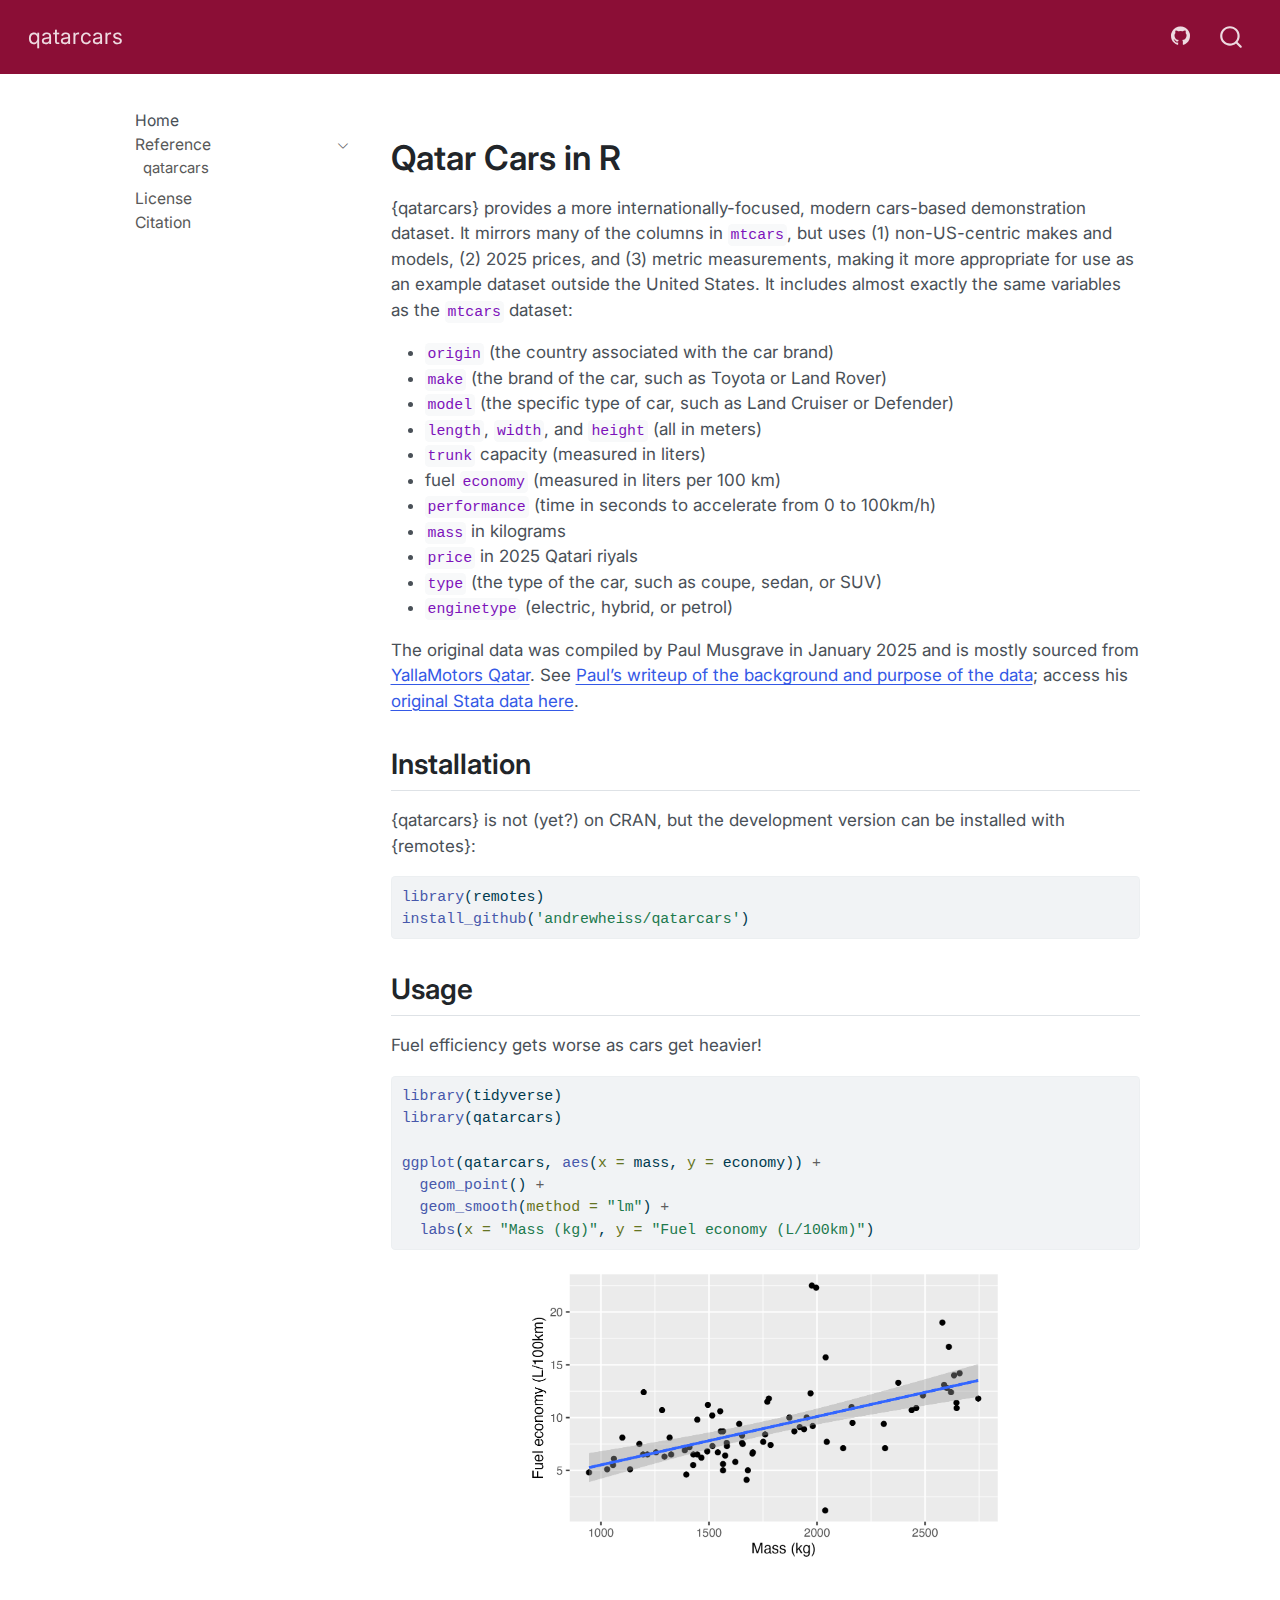
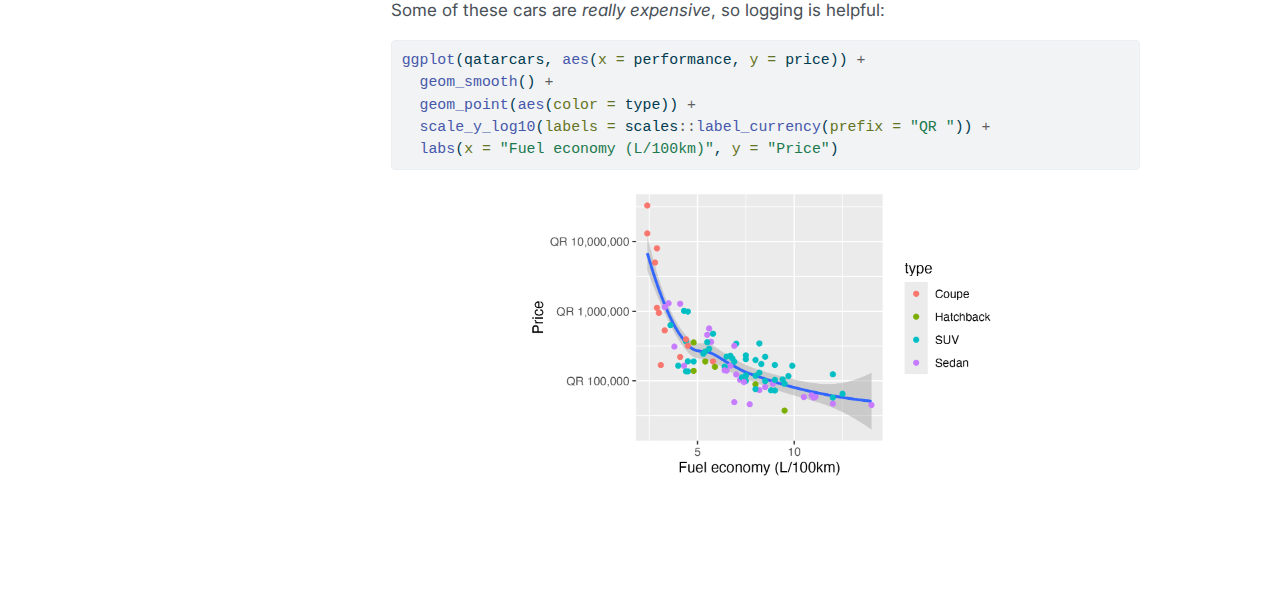
<file: docs/index.html>
<!DOCTYPE html>
<html xmlns="http://www.w3.org/1999/xhtml" lang="en" xml:lang="en"><head>

<meta charset="utf-8">
<meta name="generator" content="quarto-1.7.28">

<meta name="viewport" content="width=device-width, initial-scale=1.0, user-scalable=yes">


<title>qatarcars</title>
<style>
code{white-space: pre-wrap;}
span.smallcaps{font-variant: small-caps;}
div.columns{display: flex; gap: min(4vw, 1.5em);}
div.column{flex: auto; overflow-x: auto;}
div.hanging-indent{margin-left: 1.5em; text-indent: -1.5em;}
ul.task-list{list-style: none;}
ul.task-list li input[type="checkbox"] {
  width: 0.8em;
  margin: 0 0.8em 0.2em -1em; /* quarto-specific, see https://github.com/quarto-dev/quarto-cli/issues/4556 */ 
  vertical-align: middle;
}
/* CSS for syntax highlighting */
html { -webkit-text-size-adjust: 100%; }
pre > code.sourceCode { white-space: pre; position: relative; }
pre > code.sourceCode > span { display: inline-block; line-height: 1.25; }
pre > code.sourceCode > span:empty { height: 1.2em; }
.sourceCode { overflow: visible; }
code.sourceCode > span { color: inherit; text-decoration: inherit; }
div.sourceCode { margin: 1em 0; }
pre.sourceCode { margin: 0; }
@media screen {
div.sourceCode { overflow: auto; }
}
@media print {
pre > code.sourceCode { white-space: pre-wrap; }
pre > code.sourceCode > span { text-indent: -5em; padding-left: 5em; }
}
pre.numberSource code
  { counter-reset: source-line 0; }
pre.numberSource code > span
  { position: relative; left: -4em; counter-increment: source-line; }
pre.numberSource code > span > a:first-child::before
  { content: counter(source-line);
    position: relative; left: -1em; text-align: right; vertical-align: baseline;
    border: none; display: inline-block;
    -webkit-touch-callout: none; -webkit-user-select: none;
    -khtml-user-select: none; -moz-user-select: none;
    -ms-user-select: none; user-select: none;
    padding: 0 4px; width: 4em;
  }
pre.numberSource { margin-left: 3em;  padding-left: 4px; }
div.sourceCode
  {   }
@media screen {
pre > code.sourceCode > span > a:first-child::before { text-decoration: underline; }
}
</style>


<script src="site_libs/quarto-nav/quarto-nav.js"></script>
<script src="site_libs/clipboard/clipboard.min.js"></script>
<script src="site_libs/quarto-search/autocomplete.umd.js"></script>
<script src="site_libs/quarto-search/fuse.min.js"></script>
<script src="site_libs/quarto-search/quarto-search.js"></script>
<meta name="quarto:offset" content="./">
<script src="site_libs/quarto-html/quarto.js" type="module"></script>
<script src="site_libs/quarto-html/tabsets/tabsets.js" type="module"></script>
<script src="site_libs/quarto-html/popper.min.js"></script>
<script src="site_libs/quarto-html/tippy.umd.min.js"></script>
<script src="site_libs/quarto-html/anchor.min.js"></script>
<link href="site_libs/quarto-html/tippy.css" rel="stylesheet">
<link href="site_libs/quarto-html/quarto-syntax-highlighting-b719d3d4935f2b08311a76135e2bf442.css" rel="stylesheet" id="quarto-text-highlighting-styles">
<script src="site_libs/bootstrap/bootstrap.min.js"></script>
<link href="site_libs/bootstrap/bootstrap-icons.css" rel="stylesheet">
<link href="site_libs/bootstrap/bootstrap-9fbd2cfcea25320a8572b8c1abbdfb66.min.css" rel="stylesheet" append-hash="true" id="quarto-bootstrap" data-mode="light">
<script id="quarto-search-options" type="application/json">{
  "location": "navbar",
  "copy-button": false,
  "collapse-after": 3,
  "panel-placement": "end",
  "type": "overlay",
  "limit": 50,
  "keyboard-shortcut": [
    "f",
    "/",
    "s"
  ],
  "show-item-context": false,
  "language": {
    "search-no-results-text": "No results",
    "search-matching-documents-text": "matching documents",
    "search-copy-link-title": "Copy link to search",
    "search-hide-matches-text": "Hide additional matches",
    "search-more-match-text": "more match in this document",
    "search-more-matches-text": "more matches in this document",
    "search-clear-button-title": "Clear",
    "search-text-placeholder": "",
    "search-detached-cancel-button-title": "Cancel",
    "search-submit-button-title": "Submit",
    "search-label": "Search"
  }
}</script>


</head>

<body class="nav-sidebar floating nav-fixed fullcontent quarto-light">

<div id="quarto-search-results"></div>
  <header id="quarto-header" class="headroom fixed-top">
    <nav class="navbar navbar-expand-lg " data-bs-theme="dark">
      <div class="navbar-container container-fluid">
      <div class="navbar-brand-container mx-auto">
    <a class="navbar-brand" href="./index.html">
    <span class="navbar-title">qatarcars</span>
    </a>
  </div>
            <div id="quarto-search" class="" title="Search"></div>
          <button class="navbar-toggler" type="button" data-bs-toggle="collapse" data-bs-target="#navbarCollapse" aria-controls="navbarCollapse" role="menu" aria-expanded="false" aria-label="Toggle navigation" onclick="if (window.quartoToggleHeadroom) { window.quartoToggleHeadroom(); }">
  <span class="navbar-toggler-icon"></span>
</button>
          <div class="collapse navbar-collapse" id="navbarCollapse">
            <ul class="navbar-nav navbar-nav-scroll ms-auto">
  <li class="nav-item compact">
    <a class="nav-link" href="https://github.com/andrewheiss/qatarcars"> <i class="bi bi-github" role="img" aria-label="qatarcars GitHub">
</i> 
<span class="menu-text"></span></a>
  </li>  
</ul>
          </div> <!-- /navcollapse -->
            <div class="quarto-navbar-tools">
</div>
      </div> <!-- /container-fluid -->
    </nav>
  <nav class="quarto-secondary-nav">
    <div class="container-fluid d-flex">
      <button type="button" class="quarto-btn-toggle btn" data-bs-toggle="collapse" role="button" data-bs-target=".quarto-sidebar-collapse-item" aria-controls="quarto-sidebar" aria-expanded="false" aria-label="Toggle sidebar navigation" onclick="if (window.quartoToggleHeadroom) { window.quartoToggleHeadroom(); }">
        <i class="bi bi-layout-text-sidebar-reverse"></i>
      </button>
        <a class="flex-grow-1 no-decor" role="navigation" data-bs-toggle="collapse" data-bs-target=".quarto-sidebar-collapse-item" aria-controls="quarto-sidebar" aria-expanded="false" aria-label="Toggle sidebar navigation" onclick="if (window.quartoToggleHeadroom) { window.quartoToggleHeadroom(); }">      
          <h1 class="quarto-secondary-nav-title"></h1>
        </a>     
    </div>
  </nav>
</header>
<!-- content -->
<div id="quarto-content" class="quarto-container page-columns page-rows-contents page-layout-article page-navbar">
<!-- sidebar -->
  <nav id="quarto-sidebar" class="sidebar collapse collapse-horizontal quarto-sidebar-collapse-item sidebar-navigation floating overflow-auto">
    <div class="sidebar-menu-container"> 
    <ul class="list-unstyled mt-1">
        <li class="sidebar-item">
  <div class="sidebar-item-container"> 
  <a href="./index.html" class="sidebar-item-text sidebar-link active">
 <span class="menu-text">Home</span></a>
  </div>
</li>
        <li class="sidebar-item sidebar-item-section">
      <div class="sidebar-item-container"> 
            <a class="sidebar-item-text sidebar-link text-start" data-bs-toggle="collapse" data-bs-target="#quarto-sidebar-section-1" role="navigation" aria-expanded="true">
 <span class="menu-text">Reference</span></a>
          <a class="sidebar-item-toggle text-start" data-bs-toggle="collapse" data-bs-target="#quarto-sidebar-section-1" role="navigation" aria-expanded="true" aria-label="Toggle section">
            <i class="bi bi-chevron-right ms-2"></i>
          </a> 
      </div>
      <ul id="quarto-sidebar-section-1" class="collapse list-unstyled sidebar-section depth1 show">  
          <li class="sidebar-item">
  <div class="sidebar-item-container"> 
  <a href="./man/qatarcars.html" class="sidebar-item-text sidebar-link">
 <span class="menu-text">qatarcars</span></a>
  </div>
</li>
      </ul>
  </li>
        <li class="sidebar-item">
  <div class="sidebar-item-container"> 
  <a href="./LICENSE.html" class="sidebar-item-text sidebar-link">
 <span class="menu-text">License</span></a>
  </div>
</li>
        <li class="sidebar-item">
  <div class="sidebar-item-container"> 
  <a href="./CITATION.html" class="sidebar-item-text sidebar-link">
 <span class="menu-text">Citation</span></a>
  </div>
</li>
    </ul>
    </div>
</nav>
<div id="quarto-sidebar-glass" class="quarto-sidebar-collapse-item" data-bs-toggle="collapse" data-bs-target=".quarto-sidebar-collapse-item"></div>
<!-- margin-sidebar -->
    
<!-- main -->
<main class="content" id="quarto-document-content"><header id="title-block-header" class="quarto-title-block"></header>




<section id="qatar-cars-in-r" class="level1">
<h1>Qatar Cars in R</h1>
<p>{qatarcars} provides a more internationally-focused, modern cars-based demonstration dataset. It mirrors many of the columns in <code>mtcars</code>, but uses (1) non-US-centric makes and models, (2) 2025 prices, and (3) metric measurements, making it more appropriate for use as an example dataset outside the United States. It includes almost exactly the same variables as the <code>mtcars</code> dataset:</p>
<ul>
<li><code>origin</code> (the country associated with the car brand)</li>
<li><code>make</code> (the brand of the car, such as Toyota or Land Rover)</li>
<li><code>model</code> (the specific type of car, such as Land Cruiser or Defender)</li>
<li><code>length</code>, <code>width</code>, and <code>height</code> (all in meters)</li>
<li><code>trunk</code> capacity (measured in liters)</li>
<li>fuel <code>economy</code> (measured in liters per 100 km)</li>
<li><code>performance</code> (time in seconds to accelerate from 0 to 100km/h)</li>
<li><code>mass</code> in kilograms</li>
<li><code>price</code> in 2025 Qatari riyals</li>
<li><code>type</code> (the type of the car, such as coupe, sedan, or SUV)</li>
<li><code>enginetype</code> (electric, hybrid, or petrol)</li>
</ul>
<p>The original data was compiled by Paul Musgrave in January 2025 and is mostly sourced from <a href="https://qatar.yallamotor.com/">YallaMotors Qatar</a>. See <a href="https://open.substack.com/pub/musgrave/p/introducing-the-qatar-cars-dataset">Paul’s writeup of the background and purpose of the data</a>; access his <a href="https://github.com/profmusgrave/qatarcars">original Stata data here</a>.</p>
<section id="installation" class="level2">
<h2 class="anchored" data-anchor-id="installation">Installation</h2>
<p>{qatarcars} is not (yet?) on CRAN, but the development version can be installed with {remotes}:</p>
<div class="sourceCode" id="cb1"><pre class="sourceCode r code-with-copy"><code class="sourceCode r"><span id="cb1-1"><a href="#cb1-1" aria-hidden="true" tabindex="-1"></a><span class="fu">library</span>(remotes)</span>
<span id="cb1-2"><a href="#cb1-2" aria-hidden="true" tabindex="-1"></a><span class="fu">install_github</span>(<span class="st">'andrewheiss/qatarcars'</span>)</span></code><button title="Copy to Clipboard" class="code-copy-button"><i class="bi"></i></button></pre></div>
</section>
<section id="usage" class="level2">
<h2 class="anchored" data-anchor-id="usage">Usage</h2>
<p>Fuel efficiency gets worse as cars get heavier!</p>
<div class="cell" data-layout-align="center">
<div class="sourceCode cell-code" id="cb2"><pre class="sourceCode r code-with-copy"><code class="sourceCode r"><span id="cb2-1"><a href="#cb2-1" aria-hidden="true" tabindex="-1"></a><span class="fu">library</span>(tidyverse)</span>
<span id="cb2-2"><a href="#cb2-2" aria-hidden="true" tabindex="-1"></a><span class="fu">library</span>(qatarcars)</span>
<span id="cb2-3"><a href="#cb2-3" aria-hidden="true" tabindex="-1"></a></span>
<span id="cb2-4"><a href="#cb2-4" aria-hidden="true" tabindex="-1"></a><span class="fu">ggplot</span>(qatarcars, <span class="fu">aes</span>(<span class="at">x =</span> mass, <span class="at">y =</span> economy)) <span class="sc">+</span></span>
<span id="cb2-5"><a href="#cb2-5" aria-hidden="true" tabindex="-1"></a>  <span class="fu">geom_point</span>() <span class="sc">+</span></span>
<span id="cb2-6"><a href="#cb2-6" aria-hidden="true" tabindex="-1"></a>  <span class="fu">geom_smooth</span>(<span class="at">method =</span> <span class="st">"lm"</span>) <span class="sc">+</span></span>
<span id="cb2-7"><a href="#cb2-7" aria-hidden="true" tabindex="-1"></a>  <span class="fu">labs</span>(<span class="at">x =</span> <span class="st">"Mass (kg)"</span>, <span class="at">y =</span> <span class="st">"Fuel economy (L/100km)"</span>)</span></code><button title="Copy to Clipboard" class="code-copy-button"><i class="bi"></i></button></pre></div>
<div class="cell-output-display">
<div class="quarto-figure quarto-figure-center">
<figure class="figure">
<p><img src="man/figures/README-plot-mass-economy-1.png" class="img-fluid quarto-figure quarto-figure-center figure-img" width="480"></p>
</figure>
</div>
</div>
</div>
<p>Some of these cars are <em>really expensive</em>, so logging is helpful:</p>
<div class="cell" data-layout-align="center">
<div class="sourceCode cell-code" id="cb3"><pre class="sourceCode r code-with-copy"><code class="sourceCode r"><span id="cb3-1"><a href="#cb3-1" aria-hidden="true" tabindex="-1"></a><span class="fu">ggplot</span>(qatarcars, <span class="fu">aes</span>(<span class="at">x =</span> performance, <span class="at">y =</span> price)) <span class="sc">+</span></span>
<span id="cb3-2"><a href="#cb3-2" aria-hidden="true" tabindex="-1"></a>  <span class="fu">geom_smooth</span>() <span class="sc">+</span></span>
<span id="cb3-3"><a href="#cb3-3" aria-hidden="true" tabindex="-1"></a>  <span class="fu">geom_point</span>(<span class="fu">aes</span>(<span class="at">color =</span> type)) <span class="sc">+</span></span>
<span id="cb3-4"><a href="#cb3-4" aria-hidden="true" tabindex="-1"></a>  <span class="fu">scale_y_log10</span>(<span class="at">labels =</span> scales<span class="sc">::</span><span class="fu">label_currency</span>(<span class="at">prefix =</span> <span class="st">"QR "</span>)) <span class="sc">+</span></span>
<span id="cb3-5"><a href="#cb3-5" aria-hidden="true" tabindex="-1"></a>  <span class="fu">labs</span>(<span class="at">x =</span> <span class="st">"Fuel economy (L/100km)"</span>, <span class="at">y =</span> <span class="st">"Price"</span>)</span></code><button title="Copy to Clipboard" class="code-copy-button"><i class="bi"></i></button></pre></div>
<div class="cell-output-display">
<div class="quarto-figure quarto-figure-center">
<figure class="figure">
<p><img src="man/figures/README-plot-performance-price-1.png" class="img-fluid quarto-figure quarto-figure-center figure-img" width="480"></p>
</figure>
</div>
</div>
</div>


</section>
</section>

</main> <!-- /main -->
<script id="quarto-html-after-body" type="application/javascript">
  window.document.addEventListener("DOMContentLoaded", function (event) {
    const icon = "";
    const anchorJS = new window.AnchorJS();
    anchorJS.options = {
      placement: 'right',
      icon: icon
    };
    anchorJS.add('.anchored');
    const isCodeAnnotation = (el) => {
      for (const clz of el.classList) {
        if (clz.startsWith('code-annotation-')) {                     
          return true;
        }
      }
      return false;
    }
    const onCopySuccess = function(e) {
      // button target
      const button = e.trigger;
      // don't keep focus
      button.blur();
      // flash "checked"
      button.classList.add('code-copy-button-checked');
      var currentTitle = button.getAttribute("title");
      button.setAttribute("title", "Copied!");
      let tooltip;
      if (window.bootstrap) {
        button.setAttribute("data-bs-toggle", "tooltip");
        button.setAttribute("data-bs-placement", "left");
        button.setAttribute("data-bs-title", "Copied!");
        tooltip = new bootstrap.Tooltip(button, 
          { trigger: "manual", 
            customClass: "code-copy-button-tooltip",
            offset: [0, -8]});
        tooltip.show();    
      }
      setTimeout(function() {
        if (tooltip) {
          tooltip.hide();
          button.removeAttribute("data-bs-title");
          button.removeAttribute("data-bs-toggle");
          button.removeAttribute("data-bs-placement");
        }
        button.setAttribute("title", currentTitle);
        button.classList.remove('code-copy-button-checked');
      }, 1000);
      // clear code selection
      e.clearSelection();
    }
    const getTextToCopy = function(trigger) {
        const codeEl = trigger.previousElementSibling.cloneNode(true);
        for (const childEl of codeEl.children) {
          if (isCodeAnnotation(childEl)) {
            childEl.remove();
          }
        }
        return codeEl.innerText;
    }
    const clipboard = new window.ClipboardJS('.code-copy-button:not([data-in-quarto-modal])', {
      text: getTextToCopy
    });
    clipboard.on('success', onCopySuccess);
    if (window.document.getElementById('quarto-embedded-source-code-modal')) {
      const clipboardModal = new window.ClipboardJS('.code-copy-button[data-in-quarto-modal]', {
        text: getTextToCopy,
        container: window.document.getElementById('quarto-embedded-source-code-modal')
      });
      clipboardModal.on('success', onCopySuccess);
    }
      var localhostRegex = new RegExp(/^(?:http|https):\/\/localhost\:?[0-9]*\//);
      var mailtoRegex = new RegExp(/^mailto:/);
        var filterRegex = new RegExp('/' + window.location.host + '/');
      var isInternal = (href) => {
          return filterRegex.test(href) || localhostRegex.test(href) || mailtoRegex.test(href);
      }
      // Inspect non-navigation links and adorn them if external
     var links = window.document.querySelectorAll('a[href]:not(.nav-link):not(.navbar-brand):not(.toc-action):not(.sidebar-link):not(.sidebar-item-toggle):not(.pagination-link):not(.no-external):not([aria-hidden]):not(.dropdown-item):not(.quarto-navigation-tool):not(.about-link)');
      for (var i=0; i<links.length; i++) {
        const link = links[i];
        if (!isInternal(link.href)) {
          // undo the damage that might have been done by quarto-nav.js in the case of
          // links that we want to consider external
          if (link.dataset.originalHref !== undefined) {
            link.href = link.dataset.originalHref;
          }
        }
      }
    function tippyHover(el, contentFn, onTriggerFn, onUntriggerFn) {
      const config = {
        allowHTML: true,
        maxWidth: 500,
        delay: 100,
        arrow: false,
        appendTo: function(el) {
            return el.parentElement;
        },
        interactive: true,
        interactiveBorder: 10,
        theme: 'quarto',
        placement: 'bottom-start',
      };
      if (contentFn) {
        config.content = contentFn;
      }
      if (onTriggerFn) {
        config.onTrigger = onTriggerFn;
      }
      if (onUntriggerFn) {
        config.onUntrigger = onUntriggerFn;
      }
      window.tippy(el, config); 
    }
    const noterefs = window.document.querySelectorAll('a[role="doc-noteref"]');
    for (var i=0; i<noterefs.length; i++) {
      const ref = noterefs[i];
      tippyHover(ref, function() {
        // use id or data attribute instead here
        let href = ref.getAttribute('data-footnote-href') || ref.getAttribute('href');
        try { href = new URL(href).hash; } catch {}
        const id = href.replace(/^#\/?/, "");
        const note = window.document.getElementById(id);
        if (note) {
          return note.innerHTML;
        } else {
          return "";
        }
      });
    }
    const xrefs = window.document.querySelectorAll('a.quarto-xref');
    const processXRef = (id, note) => {
      // Strip column container classes
      const stripColumnClz = (el) => {
        el.classList.remove("page-full", "page-columns");
        if (el.children) {
          for (const child of el.children) {
            stripColumnClz(child);
          }
        }
      }
      stripColumnClz(note)
      if (id === null || id.startsWith('sec-')) {
        // Special case sections, only their first couple elements
        const container = document.createElement("div");
        if (note.children && note.children.length > 2) {
          container.appendChild(note.children[0].cloneNode(true));
          for (let i = 1; i < note.children.length; i++) {
            const child = note.children[i];
            if (child.tagName === "P" && child.innerText === "") {
              continue;
            } else {
              container.appendChild(child.cloneNode(true));
              break;
            }
          }
          if (window.Quarto?.typesetMath) {
            window.Quarto.typesetMath(container);
          }
          return container.innerHTML
        } else {
          if (window.Quarto?.typesetMath) {
            window.Quarto.typesetMath(note);
          }
          return note.innerHTML;
        }
      } else {
        // Remove any anchor links if they are present
        const anchorLink = note.querySelector('a.anchorjs-link');
        if (anchorLink) {
          anchorLink.remove();
        }
        if (window.Quarto?.typesetMath) {
          window.Quarto.typesetMath(note);
        }
        if (note.classList.contains("callout")) {
          return note.outerHTML;
        } else {
          return note.innerHTML;
        }
      }
    }
    for (var i=0; i<xrefs.length; i++) {
      const xref = xrefs[i];
      tippyHover(xref, undefined, function(instance) {
        instance.disable();
        let url = xref.getAttribute('href');
        let hash = undefined; 
        if (url.startsWith('#')) {
          hash = url;
        } else {
          try { hash = new URL(url).hash; } catch {}
        }
        if (hash) {
          const id = hash.replace(/^#\/?/, "");
          const note = window.document.getElementById(id);
          if (note !== null) {
            try {
              const html = processXRef(id, note.cloneNode(true));
              instance.setContent(html);
            } finally {
              instance.enable();
              instance.show();
            }
          } else {
            // See if we can fetch this
            fetch(url.split('#')[0])
            .then(res => res.text())
            .then(html => {
              const parser = new DOMParser();
              const htmlDoc = parser.parseFromString(html, "text/html");
              const note = htmlDoc.getElementById(id);
              if (note !== null) {
                const html = processXRef(id, note);
                instance.setContent(html);
              } 
            }).finally(() => {
              instance.enable();
              instance.show();
            });
          }
        } else {
          // See if we can fetch a full url (with no hash to target)
          // This is a special case and we should probably do some content thinning / targeting
          fetch(url)
          .then(res => res.text())
          .then(html => {
            const parser = new DOMParser();
            const htmlDoc = parser.parseFromString(html, "text/html");
            const note = htmlDoc.querySelector('main.content');
            if (note !== null) {
              // This should only happen for chapter cross references
              // (since there is no id in the URL)
              // remove the first header
              if (note.children.length > 0 && note.children[0].tagName === "HEADER") {
                note.children[0].remove();
              }
              const html = processXRef(null, note);
              instance.setContent(html);
            } 
          }).finally(() => {
            instance.enable();
            instance.show();
          });
        }
      }, function(instance) {
      });
    }
        let selectedAnnoteEl;
        const selectorForAnnotation = ( cell, annotation) => {
          let cellAttr = 'data-code-cell="' + cell + '"';
          let lineAttr = 'data-code-annotation="' +  annotation + '"';
          const selector = 'span[' + cellAttr + '][' + lineAttr + ']';
          return selector;
        }
        const selectCodeLines = (annoteEl) => {
          const doc = window.document;
          const targetCell = annoteEl.getAttribute("data-target-cell");
          const targetAnnotation = annoteEl.getAttribute("data-target-annotation");
          const annoteSpan = window.document.querySelector(selectorForAnnotation(targetCell, targetAnnotation));
          const lines = annoteSpan.getAttribute("data-code-lines").split(",");
          const lineIds = lines.map((line) => {
            return targetCell + "-" + line;
          })
          let top = null;
          let height = null;
          let parent = null;
          if (lineIds.length > 0) {
              //compute the position of the single el (top and bottom and make a div)
              const el = window.document.getElementById(lineIds[0]);
              top = el.offsetTop;
              height = el.offsetHeight;
              parent = el.parentElement.parentElement;
            if (lineIds.length > 1) {
              const lastEl = window.document.getElementById(lineIds[lineIds.length - 1]);
              const bottom = lastEl.offsetTop + lastEl.offsetHeight;
              height = bottom - top;
            }
            if (top !== null && height !== null && parent !== null) {
              // cook up a div (if necessary) and position it 
              let div = window.document.getElementById("code-annotation-line-highlight");
              if (div === null) {
                div = window.document.createElement("div");
                div.setAttribute("id", "code-annotation-line-highlight");
                div.style.position = 'absolute';
                parent.appendChild(div);
              }
              div.style.top = top - 2 + "px";
              div.style.height = height + 4 + "px";
              div.style.left = 0;
              let gutterDiv = window.document.getElementById("code-annotation-line-highlight-gutter");
              if (gutterDiv === null) {
                gutterDiv = window.document.createElement("div");
                gutterDiv.setAttribute("id", "code-annotation-line-highlight-gutter");
                gutterDiv.style.position = 'absolute';
                const codeCell = window.document.getElementById(targetCell);
                const gutter = codeCell.querySelector('.code-annotation-gutter');
                gutter.appendChild(gutterDiv);
              }
              gutterDiv.style.top = top - 2 + "px";
              gutterDiv.style.height = height + 4 + "px";
            }
            selectedAnnoteEl = annoteEl;
          }
        };
        const unselectCodeLines = () => {
          const elementsIds = ["code-annotation-line-highlight", "code-annotation-line-highlight-gutter"];
          elementsIds.forEach((elId) => {
            const div = window.document.getElementById(elId);
            if (div) {
              div.remove();
            }
          });
          selectedAnnoteEl = undefined;
        };
          // Handle positioning of the toggle
      window.addEventListener(
        "resize",
        throttle(() => {
          elRect = undefined;
          if (selectedAnnoteEl) {
            selectCodeLines(selectedAnnoteEl);
          }
        }, 10)
      );
      function throttle(fn, ms) {
      let throttle = false;
      let timer;
        return (...args) => {
          if(!throttle) { // first call gets through
              fn.apply(this, args);
              throttle = true;
          } else { // all the others get throttled
              if(timer) clearTimeout(timer); // cancel #2
              timer = setTimeout(() => {
                fn.apply(this, args);
                timer = throttle = false;
              }, ms);
          }
        };
      }
        // Attach click handler to the DT
        const annoteDls = window.document.querySelectorAll('dt[data-target-cell]');
        for (const annoteDlNode of annoteDls) {
          annoteDlNode.addEventListener('click', (event) => {
            const clickedEl = event.target;
            if (clickedEl !== selectedAnnoteEl) {
              unselectCodeLines();
              const activeEl = window.document.querySelector('dt[data-target-cell].code-annotation-active');
              if (activeEl) {
                activeEl.classList.remove('code-annotation-active');
              }
              selectCodeLines(clickedEl);
              clickedEl.classList.add('code-annotation-active');
            } else {
              // Unselect the line
              unselectCodeLines();
              clickedEl.classList.remove('code-annotation-active');
            }
          });
        }
    const findCites = (el) => {
      const parentEl = el.parentElement;
      if (parentEl) {
        const cites = parentEl.dataset.cites;
        if (cites) {
          return {
            el,
            cites: cites.split(' ')
          };
        } else {
          return findCites(el.parentElement)
        }
      } else {
        return undefined;
      }
    };
    var bibliorefs = window.document.querySelectorAll('a[role="doc-biblioref"]');
    for (var i=0; i<bibliorefs.length; i++) {
      const ref = bibliorefs[i];
      const citeInfo = findCites(ref);
      if (citeInfo) {
        tippyHover(citeInfo.el, function() {
          var popup = window.document.createElement('div');
          citeInfo.cites.forEach(function(cite) {
            var citeDiv = window.document.createElement('div');
            citeDiv.classList.add('hanging-indent');
            citeDiv.classList.add('csl-entry');
            var biblioDiv = window.document.getElementById('ref-' + cite);
            if (biblioDiv) {
              citeDiv.innerHTML = biblioDiv.innerHTML;
            }
            popup.appendChild(citeDiv);
          });
          return popup.innerHTML;
        });
      }
    }
  });
  </script>
</div> <!-- /content -->




</body></html>
</file>
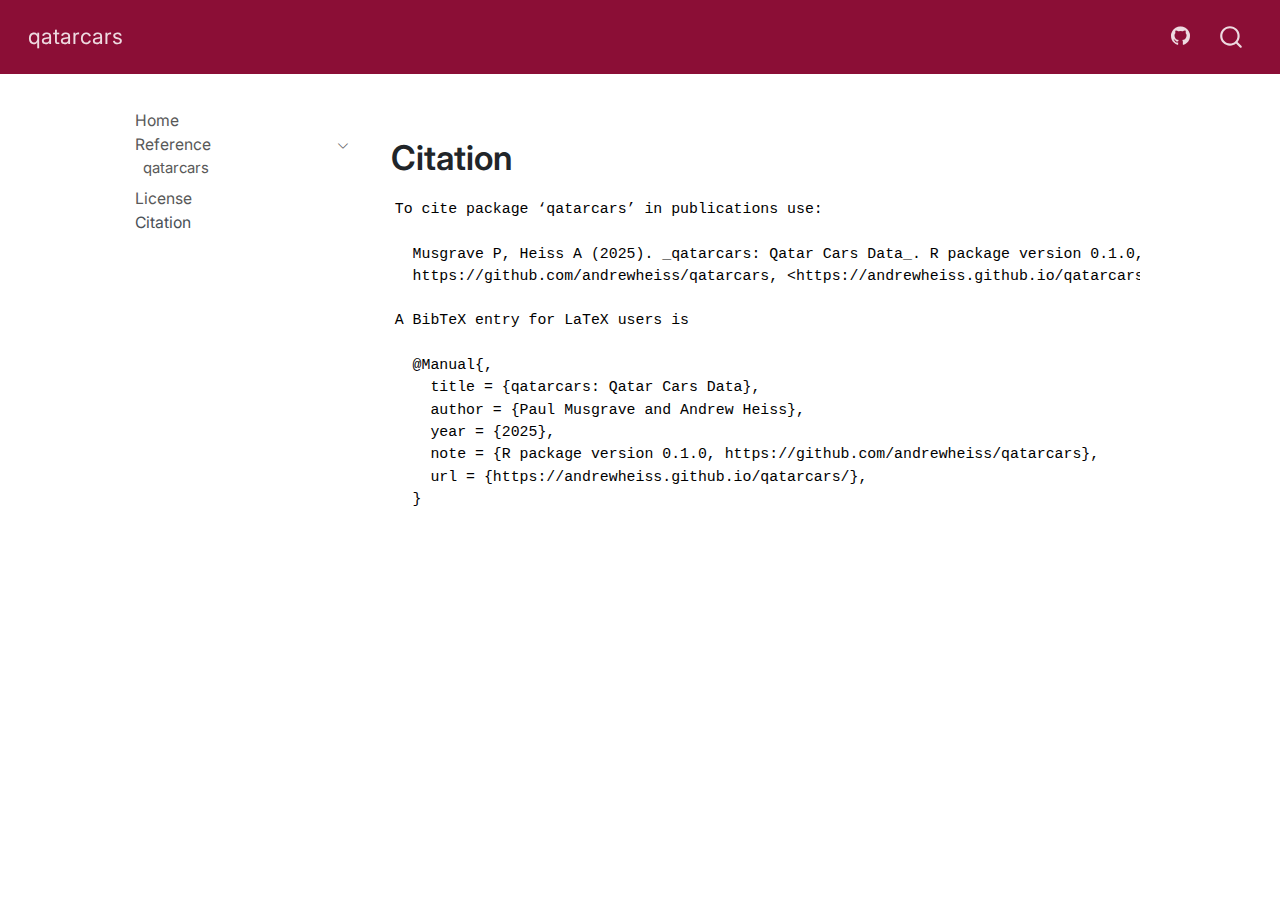
<file: docs/CITATION.html>
<!DOCTYPE html>
<html xmlns="http://www.w3.org/1999/xhtml" lang="en" xml:lang="en"><head>

<meta charset="utf-8">
<meta name="generator" content="quarto-1.7.28">

<meta name="viewport" content="width=device-width, initial-scale=1.0, user-scalable=yes">


<title>citation – qatarcars</title>
<style>
code{white-space: pre-wrap;}
span.smallcaps{font-variant: small-caps;}
div.columns{display: flex; gap: min(4vw, 1.5em);}
div.column{flex: auto; overflow-x: auto;}
div.hanging-indent{margin-left: 1.5em; text-indent: -1.5em;}
ul.task-list{list-style: none;}
ul.task-list li input[type="checkbox"] {
  width: 0.8em;
  margin: 0 0.8em 0.2em -1em; /* quarto-specific, see https://github.com/quarto-dev/quarto-cli/issues/4556 */ 
  vertical-align: middle;
}
</style>


<script src="site_libs/quarto-nav/quarto-nav.js"></script>
<script src="site_libs/clipboard/clipboard.min.js"></script>
<script src="site_libs/quarto-search/autocomplete.umd.js"></script>
<script src="site_libs/quarto-search/fuse.min.js"></script>
<script src="site_libs/quarto-search/quarto-search.js"></script>
<meta name="quarto:offset" content="./">
<script src="site_libs/quarto-html/quarto.js" type="module"></script>
<script src="site_libs/quarto-html/tabsets/tabsets.js" type="module"></script>
<script src="site_libs/quarto-html/popper.min.js"></script>
<script src="site_libs/quarto-html/tippy.umd.min.js"></script>
<script src="site_libs/quarto-html/anchor.min.js"></script>
<link href="site_libs/quarto-html/tippy.css" rel="stylesheet">
<link href="site_libs/quarto-html/quarto-syntax-highlighting-b719d3d4935f2b08311a76135e2bf442.css" rel="stylesheet" id="quarto-text-highlighting-styles">
<script src="site_libs/bootstrap/bootstrap.min.js"></script>
<link href="site_libs/bootstrap/bootstrap-icons.css" rel="stylesheet">
<link href="site_libs/bootstrap/bootstrap-9fbd2cfcea25320a8572b8c1abbdfb66.min.css" rel="stylesheet" append-hash="true" id="quarto-bootstrap" data-mode="light">
<script id="quarto-search-options" type="application/json">{
  "location": "navbar",
  "copy-button": false,
  "collapse-after": 3,
  "panel-placement": "end",
  "type": "overlay",
  "limit": 50,
  "keyboard-shortcut": [
    "f",
    "/",
    "s"
  ],
  "show-item-context": false,
  "language": {
    "search-no-results-text": "No results",
    "search-matching-documents-text": "matching documents",
    "search-copy-link-title": "Copy link to search",
    "search-hide-matches-text": "Hide additional matches",
    "search-more-match-text": "more match in this document",
    "search-more-matches-text": "more matches in this document",
    "search-clear-button-title": "Clear",
    "search-text-placeholder": "",
    "search-detached-cancel-button-title": "Cancel",
    "search-submit-button-title": "Submit",
    "search-label": "Search"
  }
}</script>


</head>

<body class="nav-sidebar floating nav-fixed fullcontent quarto-light">

<div id="quarto-search-results"></div>
  <header id="quarto-header" class="headroom fixed-top">
    <nav class="navbar navbar-expand-lg " data-bs-theme="dark">
      <div class="navbar-container container-fluid">
      <div class="navbar-brand-container mx-auto">
    <a class="navbar-brand" href="./index.html">
    <span class="navbar-title">qatarcars</span>
    </a>
  </div>
            <div id="quarto-search" class="" title="Search"></div>
          <button class="navbar-toggler" type="button" data-bs-toggle="collapse" data-bs-target="#navbarCollapse" aria-controls="navbarCollapse" role="menu" aria-expanded="false" aria-label="Toggle navigation" onclick="if (window.quartoToggleHeadroom) { window.quartoToggleHeadroom(); }">
  <span class="navbar-toggler-icon"></span>
</button>
          <div class="collapse navbar-collapse" id="navbarCollapse">
            <ul class="navbar-nav navbar-nav-scroll ms-auto">
  <li class="nav-item compact">
    <a class="nav-link" href="https://github.com/andrewheiss/qatarcars"> <i class="bi bi-github" role="img" aria-label="qatarcars GitHub">
</i> 
<span class="menu-text"></span></a>
  </li>  
</ul>
          </div> <!-- /navcollapse -->
            <div class="quarto-navbar-tools">
</div>
      </div> <!-- /container-fluid -->
    </nav>
  <nav class="quarto-secondary-nav">
    <div class="container-fluid d-flex">
      <button type="button" class="quarto-btn-toggle btn" data-bs-toggle="collapse" role="button" data-bs-target=".quarto-sidebar-collapse-item" aria-controls="quarto-sidebar" aria-expanded="false" aria-label="Toggle sidebar navigation" onclick="if (window.quartoToggleHeadroom) { window.quartoToggleHeadroom(); }">
        <i class="bi bi-layout-text-sidebar-reverse"></i>
      </button>
        <a class="flex-grow-1 no-decor" role="navigation" data-bs-toggle="collapse" data-bs-target=".quarto-sidebar-collapse-item" aria-controls="quarto-sidebar" aria-expanded="false" aria-label="Toggle sidebar navigation" onclick="if (window.quartoToggleHeadroom) { window.quartoToggleHeadroom(); }">      
          <h1 class="quarto-secondary-nav-title"></h1>
        </a>     
    </div>
  </nav>
</header>
<!-- content -->
<div id="quarto-content" class="quarto-container page-columns page-rows-contents page-layout-article page-navbar">
<!-- sidebar -->
  <nav id="quarto-sidebar" class="sidebar collapse collapse-horizontal quarto-sidebar-collapse-item sidebar-navigation floating overflow-auto">
    <div class="sidebar-menu-container"> 
    <ul class="list-unstyled mt-1">
        <li class="sidebar-item">
  <div class="sidebar-item-container"> 
  <a href="./index.html" class="sidebar-item-text sidebar-link">
 <span class="menu-text">Home</span></a>
  </div>
</li>
        <li class="sidebar-item sidebar-item-section">
      <div class="sidebar-item-container"> 
            <a class="sidebar-item-text sidebar-link text-start" data-bs-toggle="collapse" data-bs-target="#quarto-sidebar-section-1" role="navigation" aria-expanded="true">
 <span class="menu-text">Reference</span></a>
          <a class="sidebar-item-toggle text-start" data-bs-toggle="collapse" data-bs-target="#quarto-sidebar-section-1" role="navigation" aria-expanded="true" aria-label="Toggle section">
            <i class="bi bi-chevron-right ms-2"></i>
          </a> 
      </div>
      <ul id="quarto-sidebar-section-1" class="collapse list-unstyled sidebar-section depth1 show">  
          <li class="sidebar-item">
  <div class="sidebar-item-container"> 
  <a href="./man/qatarcars.html" class="sidebar-item-text sidebar-link">
 <span class="menu-text">qatarcars</span></a>
  </div>
</li>
      </ul>
  </li>
        <li class="sidebar-item">
  <div class="sidebar-item-container"> 
  <a href="./LICENSE.html" class="sidebar-item-text sidebar-link">
 <span class="menu-text">License</span></a>
  </div>
</li>
        <li class="sidebar-item">
  <div class="sidebar-item-container"> 
  <a href="./CITATION.html" class="sidebar-item-text sidebar-link active">
 <span class="menu-text">Citation</span></a>
  </div>
</li>
    </ul>
    </div>
</nav>
<div id="quarto-sidebar-glass" class="quarto-sidebar-collapse-item" data-bs-toggle="collapse" data-bs-target=".quarto-sidebar-collapse-item"></div>
<!-- margin-sidebar -->
    
<!-- main -->
<main class="content" id="quarto-document-content"><header id="title-block-header" class="quarto-title-block"></header>




<section id="citation" class="level1">
<h1>Citation</h1>
<pre class="verbatim"><code>To cite package ‘qatarcars’ in publications use:

  Musgrave P, Heiss A (2025). _qatarcars: Qatar Cars Data_. R package version 0.1.0,
  https://github.com/andrewheiss/qatarcars, &lt;https://andrewheiss.github.io/qatarcars/&gt;.

A BibTeX entry for LaTeX users is

  @Manual{,
    title = {qatarcars: Qatar Cars Data},
    author = {Paul Musgrave and Andrew Heiss},
    year = {2025},
    note = {R package version 0.1.0, https://github.com/andrewheiss/qatarcars},
    url = {https://andrewheiss.github.io/qatarcars/},
  }</code></pre>


</section>

</main> <!-- /main -->
<script id="quarto-html-after-body" type="application/javascript">
  window.document.addEventListener("DOMContentLoaded", function (event) {
    const icon = "";
    const anchorJS = new window.AnchorJS();
    anchorJS.options = {
      placement: 'right',
      icon: icon
    };
    anchorJS.add('.anchored');
    const isCodeAnnotation = (el) => {
      for (const clz of el.classList) {
        if (clz.startsWith('code-annotation-')) {                     
          return true;
        }
      }
      return false;
    }
    const onCopySuccess = function(e) {
      // button target
      const button = e.trigger;
      // don't keep focus
      button.blur();
      // flash "checked"
      button.classList.add('code-copy-button-checked');
      var currentTitle = button.getAttribute("title");
      button.setAttribute("title", "Copied!");
      let tooltip;
      if (window.bootstrap) {
        button.setAttribute("data-bs-toggle", "tooltip");
        button.setAttribute("data-bs-placement", "left");
        button.setAttribute("data-bs-title", "Copied!");
        tooltip = new bootstrap.Tooltip(button, 
          { trigger: "manual", 
            customClass: "code-copy-button-tooltip",
            offset: [0, -8]});
        tooltip.show();    
      }
      setTimeout(function() {
        if (tooltip) {
          tooltip.hide();
          button.removeAttribute("data-bs-title");
          button.removeAttribute("data-bs-toggle");
          button.removeAttribute("data-bs-placement");
        }
        button.setAttribute("title", currentTitle);
        button.classList.remove('code-copy-button-checked');
      }, 1000);
      // clear code selection
      e.clearSelection();
    }
    const getTextToCopy = function(trigger) {
        const codeEl = trigger.previousElementSibling.cloneNode(true);
        for (const childEl of codeEl.children) {
          if (isCodeAnnotation(childEl)) {
            childEl.remove();
          }
        }
        return codeEl.innerText;
    }
    const clipboard = new window.ClipboardJS('.code-copy-button:not([data-in-quarto-modal])', {
      text: getTextToCopy
    });
    clipboard.on('success', onCopySuccess);
    if (window.document.getElementById('quarto-embedded-source-code-modal')) {
      const clipboardModal = new window.ClipboardJS('.code-copy-button[data-in-quarto-modal]', {
        text: getTextToCopy,
        container: window.document.getElementById('quarto-embedded-source-code-modal')
      });
      clipboardModal.on('success', onCopySuccess);
    }
      var localhostRegex = new RegExp(/^(?:http|https):\/\/localhost\:?[0-9]*\//);
      var mailtoRegex = new RegExp(/^mailto:/);
        var filterRegex = new RegExp('/' + window.location.host + '/');
      var isInternal = (href) => {
          return filterRegex.test(href) || localhostRegex.test(href) || mailtoRegex.test(href);
      }
      // Inspect non-navigation links and adorn them if external
     var links = window.document.querySelectorAll('a[href]:not(.nav-link):not(.navbar-brand):not(.toc-action):not(.sidebar-link):not(.sidebar-item-toggle):not(.pagination-link):not(.no-external):not([aria-hidden]):not(.dropdown-item):not(.quarto-navigation-tool):not(.about-link)');
      for (var i=0; i<links.length; i++) {
        const link = links[i];
        if (!isInternal(link.href)) {
          // undo the damage that might have been done by quarto-nav.js in the case of
          // links that we want to consider external
          if (link.dataset.originalHref !== undefined) {
            link.href = link.dataset.originalHref;
          }
        }
      }
    function tippyHover(el, contentFn, onTriggerFn, onUntriggerFn) {
      const config = {
        allowHTML: true,
        maxWidth: 500,
        delay: 100,
        arrow: false,
        appendTo: function(el) {
            return el.parentElement;
        },
        interactive: true,
        interactiveBorder: 10,
        theme: 'quarto',
        placement: 'bottom-start',
      };
      if (contentFn) {
        config.content = contentFn;
      }
      if (onTriggerFn) {
        config.onTrigger = onTriggerFn;
      }
      if (onUntriggerFn) {
        config.onUntrigger = onUntriggerFn;
      }
      window.tippy(el, config); 
    }
    const noterefs = window.document.querySelectorAll('a[role="doc-noteref"]');
    for (var i=0; i<noterefs.length; i++) {
      const ref = noterefs[i];
      tippyHover(ref, function() {
        // use id or data attribute instead here
        let href = ref.getAttribute('data-footnote-href') || ref.getAttribute('href');
        try { href = new URL(href).hash; } catch {}
        const id = href.replace(/^#\/?/, "");
        const note = window.document.getElementById(id);
        if (note) {
          return note.innerHTML;
        } else {
          return "";
        }
      });
    }
    const xrefs = window.document.querySelectorAll('a.quarto-xref');
    const processXRef = (id, note) => {
      // Strip column container classes
      const stripColumnClz = (el) => {
        el.classList.remove("page-full", "page-columns");
        if (el.children) {
          for (const child of el.children) {
            stripColumnClz(child);
          }
        }
      }
      stripColumnClz(note)
      if (id === null || id.startsWith('sec-')) {
        // Special case sections, only their first couple elements
        const container = document.createElement("div");
        if (note.children && note.children.length > 2) {
          container.appendChild(note.children[0].cloneNode(true));
          for (let i = 1; i < note.children.length; i++) {
            const child = note.children[i];
            if (child.tagName === "P" && child.innerText === "") {
              continue;
            } else {
              container.appendChild(child.cloneNode(true));
              break;
            }
          }
          if (window.Quarto?.typesetMath) {
            window.Quarto.typesetMath(container);
          }
          return container.innerHTML
        } else {
          if (window.Quarto?.typesetMath) {
            window.Quarto.typesetMath(note);
          }
          return note.innerHTML;
        }
      } else {
        // Remove any anchor links if they are present
        const anchorLink = note.querySelector('a.anchorjs-link');
        if (anchorLink) {
          anchorLink.remove();
        }
        if (window.Quarto?.typesetMath) {
          window.Quarto.typesetMath(note);
        }
        if (note.classList.contains("callout")) {
          return note.outerHTML;
        } else {
          return note.innerHTML;
        }
      }
    }
    for (var i=0; i<xrefs.length; i++) {
      const xref = xrefs[i];
      tippyHover(xref, undefined, function(instance) {
        instance.disable();
        let url = xref.getAttribute('href');
        let hash = undefined; 
        if (url.startsWith('#')) {
          hash = url;
        } else {
          try { hash = new URL(url).hash; } catch {}
        }
        if (hash) {
          const id = hash.replace(/^#\/?/, "");
          const note = window.document.getElementById(id);
          if (note !== null) {
            try {
              const html = processXRef(id, note.cloneNode(true));
              instance.setContent(html);
            } finally {
              instance.enable();
              instance.show();
            }
          } else {
            // See if we can fetch this
            fetch(url.split('#')[0])
            .then(res => res.text())
            .then(html => {
              const parser = new DOMParser();
              const htmlDoc = parser.parseFromString(html, "text/html");
              const note = htmlDoc.getElementById(id);
              if (note !== null) {
                const html = processXRef(id, note);
                instance.setContent(html);
              } 
            }).finally(() => {
              instance.enable();
              instance.show();
            });
          }
        } else {
          // See if we can fetch a full url (with no hash to target)
          // This is a special case and we should probably do some content thinning / targeting
          fetch(url)
          .then(res => res.text())
          .then(html => {
            const parser = new DOMParser();
            const htmlDoc = parser.parseFromString(html, "text/html");
            const note = htmlDoc.querySelector('main.content');
            if (note !== null) {
              // This should only happen for chapter cross references
              // (since there is no id in the URL)
              // remove the first header
              if (note.children.length > 0 && note.children[0].tagName === "HEADER") {
                note.children[0].remove();
              }
              const html = processXRef(null, note);
              instance.setContent(html);
            } 
          }).finally(() => {
            instance.enable();
            instance.show();
          });
        }
      }, function(instance) {
      });
    }
        let selectedAnnoteEl;
        const selectorForAnnotation = ( cell, annotation) => {
          let cellAttr = 'data-code-cell="' + cell + '"';
          let lineAttr = 'data-code-annotation="' +  annotation + '"';
          const selector = 'span[' + cellAttr + '][' + lineAttr + ']';
          return selector;
        }
        const selectCodeLines = (annoteEl) => {
          const doc = window.document;
          const targetCell = annoteEl.getAttribute("data-target-cell");
          const targetAnnotation = annoteEl.getAttribute("data-target-annotation");
          const annoteSpan = window.document.querySelector(selectorForAnnotation(targetCell, targetAnnotation));
          const lines = annoteSpan.getAttribute("data-code-lines").split(",");
          const lineIds = lines.map((line) => {
            return targetCell + "-" + line;
          })
          let top = null;
          let height = null;
          let parent = null;
          if (lineIds.length > 0) {
              //compute the position of the single el (top and bottom and make a div)
              const el = window.document.getElementById(lineIds[0]);
              top = el.offsetTop;
              height = el.offsetHeight;
              parent = el.parentElement.parentElement;
            if (lineIds.length > 1) {
              const lastEl = window.document.getElementById(lineIds[lineIds.length - 1]);
              const bottom = lastEl.offsetTop + lastEl.offsetHeight;
              height = bottom - top;
            }
            if (top !== null && height !== null && parent !== null) {
              // cook up a div (if necessary) and position it 
              let div = window.document.getElementById("code-annotation-line-highlight");
              if (div === null) {
                div = window.document.createElement("div");
                div.setAttribute("id", "code-annotation-line-highlight");
                div.style.position = 'absolute';
                parent.appendChild(div);
              }
              div.style.top = top - 2 + "px";
              div.style.height = height + 4 + "px";
              div.style.left = 0;
              let gutterDiv = window.document.getElementById("code-annotation-line-highlight-gutter");
              if (gutterDiv === null) {
                gutterDiv = window.document.createElement("div");
                gutterDiv.setAttribute("id", "code-annotation-line-highlight-gutter");
                gutterDiv.style.position = 'absolute';
                const codeCell = window.document.getElementById(targetCell);
                const gutter = codeCell.querySelector('.code-annotation-gutter');
                gutter.appendChild(gutterDiv);
              }
              gutterDiv.style.top = top - 2 + "px";
              gutterDiv.style.height = height + 4 + "px";
            }
            selectedAnnoteEl = annoteEl;
          }
        };
        const unselectCodeLines = () => {
          const elementsIds = ["code-annotation-line-highlight", "code-annotation-line-highlight-gutter"];
          elementsIds.forEach((elId) => {
            const div = window.document.getElementById(elId);
            if (div) {
              div.remove();
            }
          });
          selectedAnnoteEl = undefined;
        };
          // Handle positioning of the toggle
      window.addEventListener(
        "resize",
        throttle(() => {
          elRect = undefined;
          if (selectedAnnoteEl) {
            selectCodeLines(selectedAnnoteEl);
          }
        }, 10)
      );
      function throttle(fn, ms) {
      let throttle = false;
      let timer;
        return (...args) => {
          if(!throttle) { // first call gets through
              fn.apply(this, args);
              throttle = true;
          } else { // all the others get throttled
              if(timer) clearTimeout(timer); // cancel #2
              timer = setTimeout(() => {
                fn.apply(this, args);
                timer = throttle = false;
              }, ms);
          }
        };
      }
        // Attach click handler to the DT
        const annoteDls = window.document.querySelectorAll('dt[data-target-cell]');
        for (const annoteDlNode of annoteDls) {
          annoteDlNode.addEventListener('click', (event) => {
            const clickedEl = event.target;
            if (clickedEl !== selectedAnnoteEl) {
              unselectCodeLines();
              const activeEl = window.document.querySelector('dt[data-target-cell].code-annotation-active');
              if (activeEl) {
                activeEl.classList.remove('code-annotation-active');
              }
              selectCodeLines(clickedEl);
              clickedEl.classList.add('code-annotation-active');
            } else {
              // Unselect the line
              unselectCodeLines();
              clickedEl.classList.remove('code-annotation-active');
            }
          });
        }
    const findCites = (el) => {
      const parentEl = el.parentElement;
      if (parentEl) {
        const cites = parentEl.dataset.cites;
        if (cites) {
          return {
            el,
            cites: cites.split(' ')
          };
        } else {
          return findCites(el.parentElement)
        }
      } else {
        return undefined;
      }
    };
    var bibliorefs = window.document.querySelectorAll('a[role="doc-biblioref"]');
    for (var i=0; i<bibliorefs.length; i++) {
      const ref = bibliorefs[i];
      const citeInfo = findCites(ref);
      if (citeInfo) {
        tippyHover(citeInfo.el, function() {
          var popup = window.document.createElement('div');
          citeInfo.cites.forEach(function(cite) {
            var citeDiv = window.document.createElement('div');
            citeDiv.classList.add('hanging-indent');
            citeDiv.classList.add('csl-entry');
            var biblioDiv = window.document.getElementById('ref-' + cite);
            if (biblioDiv) {
              citeDiv.innerHTML = biblioDiv.innerHTML;
            }
            popup.appendChild(citeDiv);
          });
          return popup.innerHTML;
        });
      }
    }
  });
  </script>
</div> <!-- /content -->




</body></html>
</file>
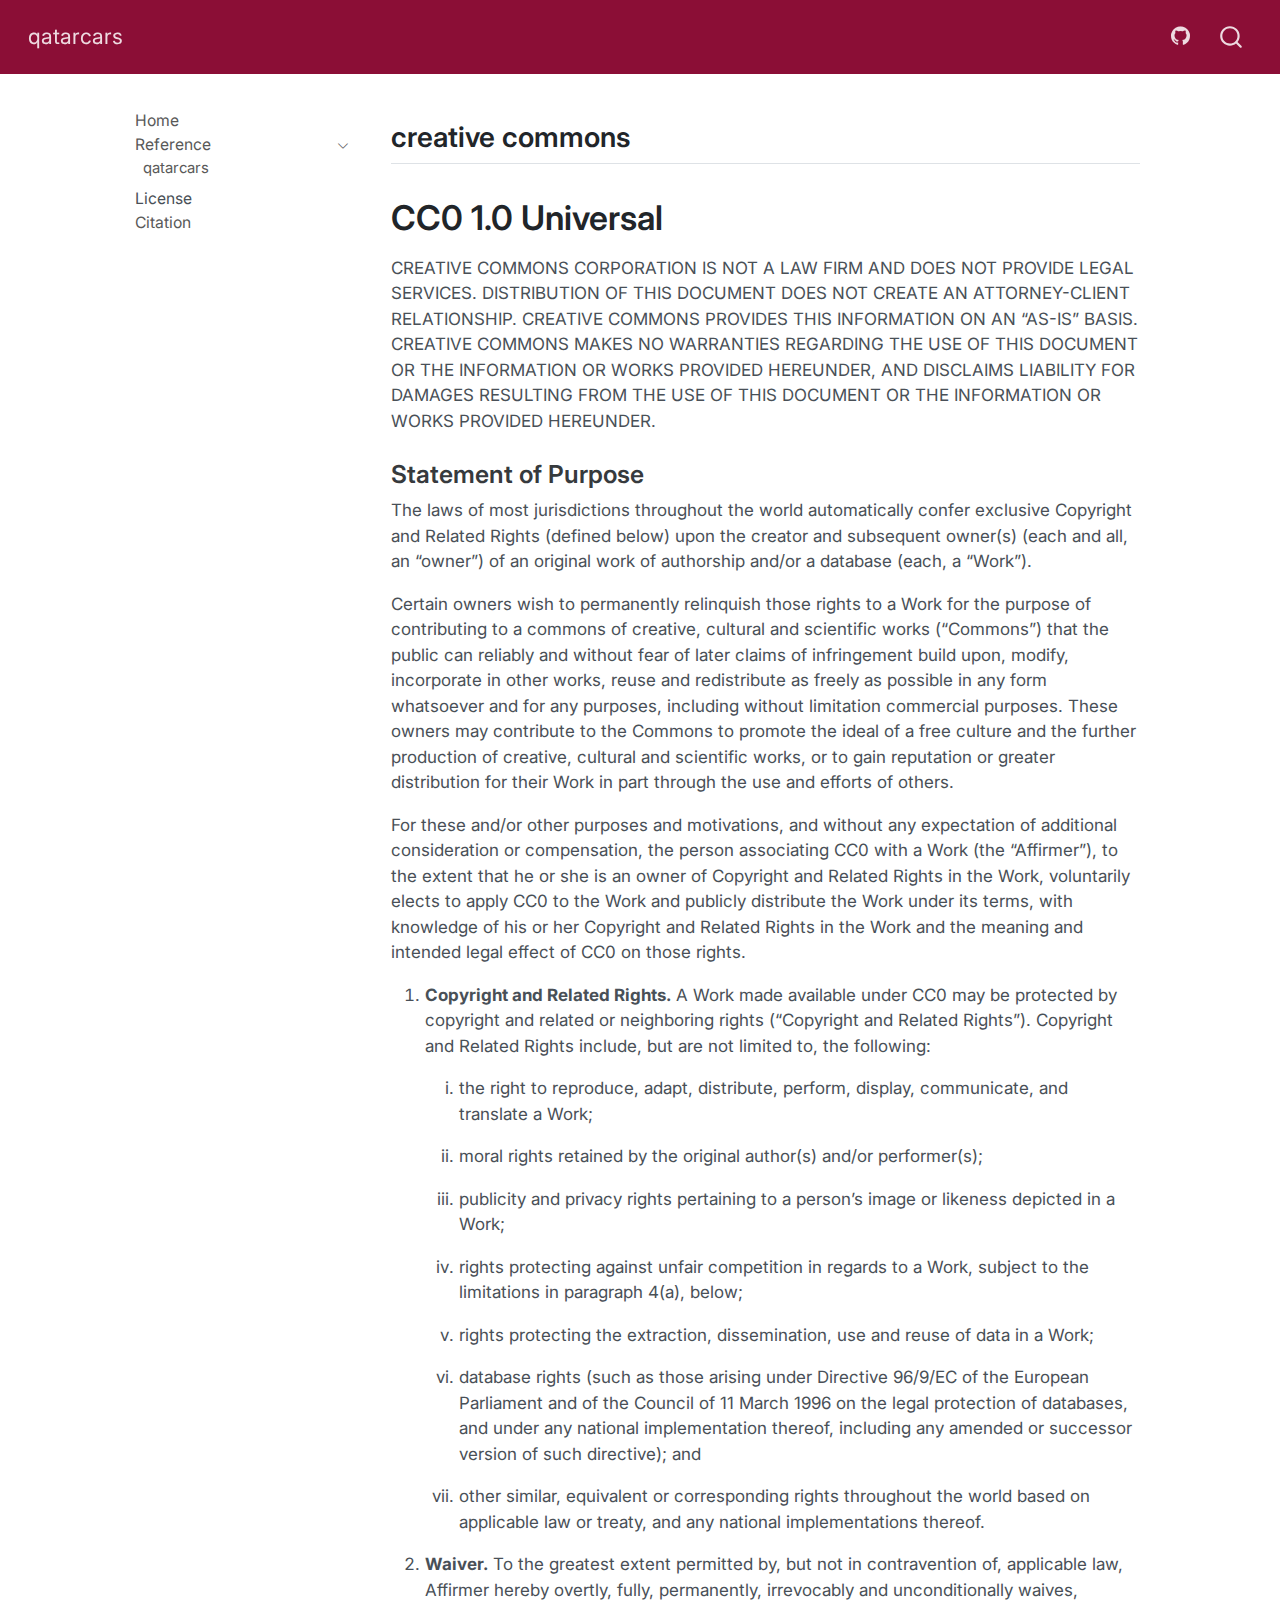
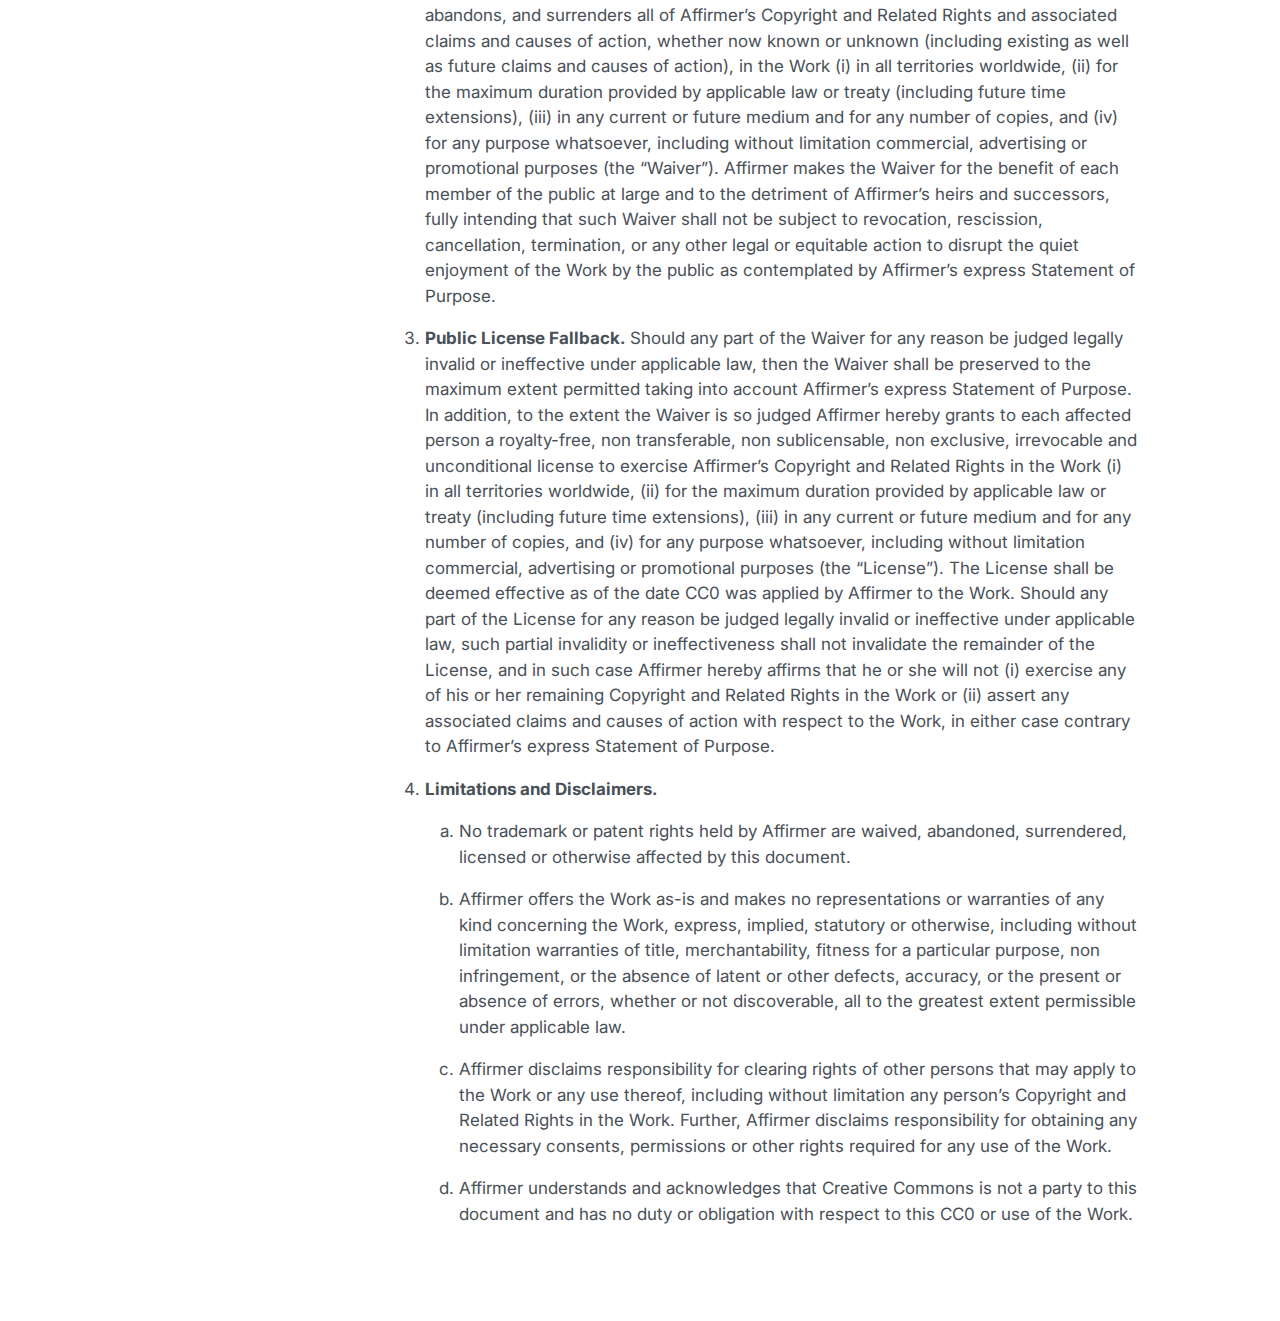
<file: docs/LICENSE.html>
<!DOCTYPE html>
<html xmlns="http://www.w3.org/1999/xhtml" lang="en" xml:lang="en"><head>

<meta charset="utf-8">
<meta name="generator" content="quarto-1.7.28">

<meta name="viewport" content="width=device-width, initial-scale=1.0, user-scalable=yes">


<title>license – qatarcars</title>
<style>
code{white-space: pre-wrap;}
span.smallcaps{font-variant: small-caps;}
div.columns{display: flex; gap: min(4vw, 1.5em);}
div.column{flex: auto; overflow-x: auto;}
div.hanging-indent{margin-left: 1.5em; text-indent: -1.5em;}
ul.task-list{list-style: none;}
ul.task-list li input[type="checkbox"] {
  width: 0.8em;
  margin: 0 0.8em 0.2em -1em; /* quarto-specific, see https://github.com/quarto-dev/quarto-cli/issues/4556 */ 
  vertical-align: middle;
}
</style>


<script src="site_libs/quarto-nav/quarto-nav.js"></script>
<script src="site_libs/clipboard/clipboard.min.js"></script>
<script src="site_libs/quarto-search/autocomplete.umd.js"></script>
<script src="site_libs/quarto-search/fuse.min.js"></script>
<script src="site_libs/quarto-search/quarto-search.js"></script>
<meta name="quarto:offset" content="./">
<script src="site_libs/quarto-html/quarto.js" type="module"></script>
<script src="site_libs/quarto-html/tabsets/tabsets.js" type="module"></script>
<script src="site_libs/quarto-html/popper.min.js"></script>
<script src="site_libs/quarto-html/tippy.umd.min.js"></script>
<script src="site_libs/quarto-html/anchor.min.js"></script>
<link href="site_libs/quarto-html/tippy.css" rel="stylesheet">
<link href="site_libs/quarto-html/quarto-syntax-highlighting-b719d3d4935f2b08311a76135e2bf442.css" rel="stylesheet" id="quarto-text-highlighting-styles">
<script src="site_libs/bootstrap/bootstrap.min.js"></script>
<link href="site_libs/bootstrap/bootstrap-icons.css" rel="stylesheet">
<link href="site_libs/bootstrap/bootstrap-9fbd2cfcea25320a8572b8c1abbdfb66.min.css" rel="stylesheet" append-hash="true" id="quarto-bootstrap" data-mode="light">
<script id="quarto-search-options" type="application/json">{
  "location": "navbar",
  "copy-button": false,
  "collapse-after": 3,
  "panel-placement": "end",
  "type": "overlay",
  "limit": 50,
  "keyboard-shortcut": [
    "f",
    "/",
    "s"
  ],
  "show-item-context": false,
  "language": {
    "search-no-results-text": "No results",
    "search-matching-documents-text": "matching documents",
    "search-copy-link-title": "Copy link to search",
    "search-hide-matches-text": "Hide additional matches",
    "search-more-match-text": "more match in this document",
    "search-more-matches-text": "more matches in this document",
    "search-clear-button-title": "Clear",
    "search-text-placeholder": "",
    "search-detached-cancel-button-title": "Cancel",
    "search-submit-button-title": "Submit",
    "search-label": "Search"
  }
}</script>


</head>

<body class="nav-sidebar floating nav-fixed fullcontent quarto-light">

<div id="quarto-search-results"></div>
  <header id="quarto-header" class="headroom fixed-top">
    <nav class="navbar navbar-expand-lg " data-bs-theme="dark">
      <div class="navbar-container container-fluid">
      <div class="navbar-brand-container mx-auto">
    <a class="navbar-brand" href="./index.html">
    <span class="navbar-title">qatarcars</span>
    </a>
  </div>
            <div id="quarto-search" class="" title="Search"></div>
          <button class="navbar-toggler" type="button" data-bs-toggle="collapse" data-bs-target="#navbarCollapse" aria-controls="navbarCollapse" role="menu" aria-expanded="false" aria-label="Toggle navigation" onclick="if (window.quartoToggleHeadroom) { window.quartoToggleHeadroom(); }">
  <span class="navbar-toggler-icon"></span>
</button>
          <div class="collapse navbar-collapse" id="navbarCollapse">
            <ul class="navbar-nav navbar-nav-scroll ms-auto">
  <li class="nav-item compact">
    <a class="nav-link" href="https://github.com/andrewheiss/qatarcars"> <i class="bi bi-github" role="img" aria-label="qatarcars GitHub">
</i> 
<span class="menu-text"></span></a>
  </li>  
</ul>
          </div> <!-- /navcollapse -->
            <div class="quarto-navbar-tools">
</div>
      </div> <!-- /container-fluid -->
    </nav>
  <nav class="quarto-secondary-nav">
    <div class="container-fluid d-flex">
      <button type="button" class="quarto-btn-toggle btn" data-bs-toggle="collapse" role="button" data-bs-target=".quarto-sidebar-collapse-item" aria-controls="quarto-sidebar" aria-expanded="false" aria-label="Toggle sidebar navigation" onclick="if (window.quartoToggleHeadroom) { window.quartoToggleHeadroom(); }">
        <i class="bi bi-layout-text-sidebar-reverse"></i>
      </button>
        <a class="flex-grow-1 no-decor" role="navigation" data-bs-toggle="collapse" data-bs-target=".quarto-sidebar-collapse-item" aria-controls="quarto-sidebar" aria-expanded="false" aria-label="Toggle sidebar navigation" onclick="if (window.quartoToggleHeadroom) { window.quartoToggleHeadroom(); }">      
          <h1 class="quarto-secondary-nav-title"></h1>
        </a>     
    </div>
  </nav>
</header>
<!-- content -->
<div id="quarto-content" class="quarto-container page-columns page-rows-contents page-layout-article page-navbar">
<!-- sidebar -->
  <nav id="quarto-sidebar" class="sidebar collapse collapse-horizontal quarto-sidebar-collapse-item sidebar-navigation floating overflow-auto">
    <div class="sidebar-menu-container"> 
    <ul class="list-unstyled mt-1">
        <li class="sidebar-item">
  <div class="sidebar-item-container"> 
  <a href="./index.html" class="sidebar-item-text sidebar-link">
 <span class="menu-text">Home</span></a>
  </div>
</li>
        <li class="sidebar-item sidebar-item-section">
      <div class="sidebar-item-container"> 
            <a class="sidebar-item-text sidebar-link text-start" data-bs-toggle="collapse" data-bs-target="#quarto-sidebar-section-1" role="navigation" aria-expanded="true">
 <span class="menu-text">Reference</span></a>
          <a class="sidebar-item-toggle text-start" data-bs-toggle="collapse" data-bs-target="#quarto-sidebar-section-1" role="navigation" aria-expanded="true" aria-label="Toggle section">
            <i class="bi bi-chevron-right ms-2"></i>
          </a> 
      </div>
      <ul id="quarto-sidebar-section-1" class="collapse list-unstyled sidebar-section depth1 show">  
          <li class="sidebar-item">
  <div class="sidebar-item-container"> 
  <a href="./man/qatarcars.html" class="sidebar-item-text sidebar-link">
 <span class="menu-text">qatarcars</span></a>
  </div>
</li>
      </ul>
  </li>
        <li class="sidebar-item">
  <div class="sidebar-item-container"> 
  <a href="./LICENSE.html" class="sidebar-item-text sidebar-link active">
 <span class="menu-text">License</span></a>
  </div>
</li>
        <li class="sidebar-item">
  <div class="sidebar-item-container"> 
  <a href="./CITATION.html" class="sidebar-item-text sidebar-link">
 <span class="menu-text">Citation</span></a>
  </div>
</li>
    </ul>
    </div>
</nav>
<div id="quarto-sidebar-glass" class="quarto-sidebar-collapse-item" data-bs-toggle="collapse" data-bs-target=".quarto-sidebar-collapse-item"></div>
<!-- margin-sidebar -->
    
<!-- main -->
<main class="content" id="quarto-document-content"><header id="title-block-header" class="quarto-title-block"></header>




<section id="creative-commons" class="level2">
<h2 class="anchored" data-anchor-id="creative-commons">creative commons</h2>
</section>
<section id="cc0-1.0-universal" class="level1">
<h1>CC0 1.0 Universal</h1>
<p>CREATIVE COMMONS CORPORATION IS NOT A LAW FIRM AND DOES NOT PROVIDE LEGAL SERVICES. DISTRIBUTION OF THIS DOCUMENT DOES NOT CREATE AN ATTORNEY-CLIENT RELATIONSHIP. CREATIVE COMMONS PROVIDES THIS INFORMATION ON AN “AS-IS” BASIS. CREATIVE COMMONS MAKES NO WARRANTIES REGARDING THE USE OF THIS DOCUMENT OR THE INFORMATION OR WORKS PROVIDED HEREUNDER, AND DISCLAIMS LIABILITY FOR DAMAGES RESULTING FROM THE USE OF THIS DOCUMENT OR THE INFORMATION OR WORKS PROVIDED HEREUNDER.</p>
<section id="statement-of-purpose" class="level3">
<h3 class="anchored" data-anchor-id="statement-of-purpose">Statement of Purpose</h3>
<p>The laws of most jurisdictions throughout the world automatically confer exclusive Copyright and Related Rights (defined below) upon the creator and subsequent owner(s) (each and all, an “owner”) of an original work of authorship and/or a database (each, a “Work”).</p>
<p>Certain owners wish to permanently relinquish those rights to a Work for the purpose of contributing to a commons of creative, cultural and scientific works (“Commons”) that the public can reliably and without fear of later claims of infringement build upon, modify, incorporate in other works, reuse and redistribute as freely as possible in any form whatsoever and for any purposes, including without limitation commercial purposes. These owners may contribute to the Commons to promote the ideal of a free culture and the further production of creative, cultural and scientific works, or to gain reputation or greater distribution for their Work in part through the use and efforts of others.</p>
<p>For these and/or other purposes and motivations, and without any expectation of additional consideration or compensation, the person associating CC0 with a Work (the “Affirmer”), to the extent that he or she is an owner of Copyright and Related Rights in the Work, voluntarily elects to apply CC0 to the Work and publicly distribute the Work under its terms, with knowledge of his or her Copyright and Related Rights in the Work and the meaning and intended legal effect of CC0 on those rights.</p>
<ol type="1">
<li><p><strong>Copyright and Related Rights.</strong> A Work made available under CC0 may be protected by copyright and related or neighboring rights (“Copyright and Related Rights”). Copyright and Related Rights include, but are not limited to, the following:</p>
<ol type="i">
<li><p>the right to reproduce, adapt, distribute, perform, display, communicate, and translate a Work;</p></li>
<li><p>moral rights retained by the original author(s) and/or performer(s);</p></li>
<li><p>publicity and privacy rights pertaining to a person’s image or likeness depicted in a Work;</p></li>
<li><p>rights protecting against unfair competition in regards to a Work, subject to the limitations in paragraph 4(a), below;</p></li>
<li><p>rights protecting the extraction, dissemination, use and reuse of data in a Work;</p></li>
<li><p>database rights (such as those arising under Directive 96/9/EC of the European Parliament and of the Council of 11 March 1996 on the legal protection of databases, and under any national implementation thereof, including any amended or successor version of such directive); and</p></li>
<li><p>other similar, equivalent or corresponding rights throughout the world based on applicable law or treaty, and any national implementations thereof.</p></li>
</ol></li>
<li><p><strong>Waiver.</strong> To the greatest extent permitted by, but not in contravention of, applicable law, Affirmer hereby overtly, fully, permanently, irrevocably and unconditionally waives, abandons, and surrenders all of Affirmer’s Copyright and Related Rights and associated claims and causes of action, whether now known or unknown (including existing as well as future claims and causes of action), in the Work (i) in all territories worldwide, (ii) for the maximum duration provided by applicable law or treaty (including future time extensions), (iii) in any current or future medium and for any number of copies, and (iv) for any purpose whatsoever, including without limitation commercial, advertising or promotional purposes (the “Waiver”). Affirmer makes the Waiver for the benefit of each member of the public at large and to the detriment of Affirmer’s heirs and successors, fully intending that such Waiver shall not be subject to revocation, rescission, cancellation, termination, or any other legal or equitable action to disrupt the quiet enjoyment of the Work by the public as contemplated by Affirmer’s express Statement of Purpose.</p></li>
<li><p><strong>Public License Fallback.</strong> Should any part of the Waiver for any reason be judged legally invalid or ineffective under applicable law, then the Waiver shall be preserved to the maximum extent permitted taking into account Affirmer’s express Statement of Purpose. In addition, to the extent the Waiver is so judged Affirmer hereby grants to each affected person a royalty-free, non transferable, non sublicensable, non exclusive, irrevocable and unconditional license to exercise Affirmer’s Copyright and Related Rights in the Work (i) in all territories worldwide, (ii) for the maximum duration provided by applicable law or treaty (including future time extensions), (iii) in any current or future medium and for any number of copies, and (iv) for any purpose whatsoever, including without limitation commercial, advertising or promotional purposes (the “License”). The License shall be deemed effective as of the date CC0 was applied by Affirmer to the Work. Should any part of the License for any reason be judged legally invalid or ineffective under applicable law, such partial invalidity or ineffectiveness shall not invalidate the remainder of the License, and in such case Affirmer hereby affirms that he or she will not (i) exercise any of his or her remaining Copyright and Related Rights in the Work or (ii) assert any associated claims and causes of action with respect to the Work, in either case contrary to Affirmer’s express Statement of Purpose.</p></li>
<li><p><strong>Limitations and Disclaimers.</strong></p>
<ol type="a">
<li><p>No trademark or patent rights held by Affirmer are waived, abandoned, surrendered, licensed or otherwise affected by this document.</p></li>
<li><p>Affirmer offers the Work as-is and makes no representations or warranties of any kind concerning the Work, express, implied, statutory or otherwise, including without limitation warranties of title, merchantability, fitness for a particular purpose, non infringement, or the absence of latent or other defects, accuracy, or the present or absence of errors, whether or not discoverable, all to the greatest extent permissible under applicable law.</p></li>
<li><p>Affirmer disclaims responsibility for clearing rights of other persons that may apply to the Work or any use thereof, including without limitation any person’s Copyright and Related Rights in the Work. Further, Affirmer disclaims responsibility for obtaining any necessary consents, permissions or other rights required for any use of the Work.</p></li>
<li><p>Affirmer understands and acknowledges that Creative Commons is not a party to this document and has no duty or obligation with respect to this CC0 or use of the Work.</p></li>
</ol></li>
</ol>


</section>
</section>

</main> <!-- /main -->
<script id="quarto-html-after-body" type="application/javascript">
  window.document.addEventListener("DOMContentLoaded", function (event) {
    const icon = "";
    const anchorJS = new window.AnchorJS();
    anchorJS.options = {
      placement: 'right',
      icon: icon
    };
    anchorJS.add('.anchored');
    const isCodeAnnotation = (el) => {
      for (const clz of el.classList) {
        if (clz.startsWith('code-annotation-')) {                     
          return true;
        }
      }
      return false;
    }
    const onCopySuccess = function(e) {
      // button target
      const button = e.trigger;
      // don't keep focus
      button.blur();
      // flash "checked"
      button.classList.add('code-copy-button-checked');
      var currentTitle = button.getAttribute("title");
      button.setAttribute("title", "Copied!");
      let tooltip;
      if (window.bootstrap) {
        button.setAttribute("data-bs-toggle", "tooltip");
        button.setAttribute("data-bs-placement", "left");
        button.setAttribute("data-bs-title", "Copied!");
        tooltip = new bootstrap.Tooltip(button, 
          { trigger: "manual", 
            customClass: "code-copy-button-tooltip",
            offset: [0, -8]});
        tooltip.show();    
      }
      setTimeout(function() {
        if (tooltip) {
          tooltip.hide();
          button.removeAttribute("data-bs-title");
          button.removeAttribute("data-bs-toggle");
          button.removeAttribute("data-bs-placement");
        }
        button.setAttribute("title", currentTitle);
        button.classList.remove('code-copy-button-checked');
      }, 1000);
      // clear code selection
      e.clearSelection();
    }
    const getTextToCopy = function(trigger) {
        const codeEl = trigger.previousElementSibling.cloneNode(true);
        for (const childEl of codeEl.children) {
          if (isCodeAnnotation(childEl)) {
            childEl.remove();
          }
        }
        return codeEl.innerText;
    }
    const clipboard = new window.ClipboardJS('.code-copy-button:not([data-in-quarto-modal])', {
      text: getTextToCopy
    });
    clipboard.on('success', onCopySuccess);
    if (window.document.getElementById('quarto-embedded-source-code-modal')) {
      const clipboardModal = new window.ClipboardJS('.code-copy-button[data-in-quarto-modal]', {
        text: getTextToCopy,
        container: window.document.getElementById('quarto-embedded-source-code-modal')
      });
      clipboardModal.on('success', onCopySuccess);
    }
      var localhostRegex = new RegExp(/^(?:http|https):\/\/localhost\:?[0-9]*\//);
      var mailtoRegex = new RegExp(/^mailto:/);
        var filterRegex = new RegExp('/' + window.location.host + '/');
      var isInternal = (href) => {
          return filterRegex.test(href) || localhostRegex.test(href) || mailtoRegex.test(href);
      }
      // Inspect non-navigation links and adorn them if external
     var links = window.document.querySelectorAll('a[href]:not(.nav-link):not(.navbar-brand):not(.toc-action):not(.sidebar-link):not(.sidebar-item-toggle):not(.pagination-link):not(.no-external):not([aria-hidden]):not(.dropdown-item):not(.quarto-navigation-tool):not(.about-link)');
      for (var i=0; i<links.length; i++) {
        const link = links[i];
        if (!isInternal(link.href)) {
          // undo the damage that might have been done by quarto-nav.js in the case of
          // links that we want to consider external
          if (link.dataset.originalHref !== undefined) {
            link.href = link.dataset.originalHref;
          }
        }
      }
    function tippyHover(el, contentFn, onTriggerFn, onUntriggerFn) {
      const config = {
        allowHTML: true,
        maxWidth: 500,
        delay: 100,
        arrow: false,
        appendTo: function(el) {
            return el.parentElement;
        },
        interactive: true,
        interactiveBorder: 10,
        theme: 'quarto',
        placement: 'bottom-start',
      };
      if (contentFn) {
        config.content = contentFn;
      }
      if (onTriggerFn) {
        config.onTrigger = onTriggerFn;
      }
      if (onUntriggerFn) {
        config.onUntrigger = onUntriggerFn;
      }
      window.tippy(el, config); 
    }
    const noterefs = window.document.querySelectorAll('a[role="doc-noteref"]');
    for (var i=0; i<noterefs.length; i++) {
      const ref = noterefs[i];
      tippyHover(ref, function() {
        // use id or data attribute instead here
        let href = ref.getAttribute('data-footnote-href') || ref.getAttribute('href');
        try { href = new URL(href).hash; } catch {}
        const id = href.replace(/^#\/?/, "");
        const note = window.document.getElementById(id);
        if (note) {
          return note.innerHTML;
        } else {
          return "";
        }
      });
    }
    const xrefs = window.document.querySelectorAll('a.quarto-xref');
    const processXRef = (id, note) => {
      // Strip column container classes
      const stripColumnClz = (el) => {
        el.classList.remove("page-full", "page-columns");
        if (el.children) {
          for (const child of el.children) {
            stripColumnClz(child);
          }
        }
      }
      stripColumnClz(note)
      if (id === null || id.startsWith('sec-')) {
        // Special case sections, only their first couple elements
        const container = document.createElement("div");
        if (note.children && note.children.length > 2) {
          container.appendChild(note.children[0].cloneNode(true));
          for (let i = 1; i < note.children.length; i++) {
            const child = note.children[i];
            if (child.tagName === "P" && child.innerText === "") {
              continue;
            } else {
              container.appendChild(child.cloneNode(true));
              break;
            }
          }
          if (window.Quarto?.typesetMath) {
            window.Quarto.typesetMath(container);
          }
          return container.innerHTML
        } else {
          if (window.Quarto?.typesetMath) {
            window.Quarto.typesetMath(note);
          }
          return note.innerHTML;
        }
      } else {
        // Remove any anchor links if they are present
        const anchorLink = note.querySelector('a.anchorjs-link');
        if (anchorLink) {
          anchorLink.remove();
        }
        if (window.Quarto?.typesetMath) {
          window.Quarto.typesetMath(note);
        }
        if (note.classList.contains("callout")) {
          return note.outerHTML;
        } else {
          return note.innerHTML;
        }
      }
    }
    for (var i=0; i<xrefs.length; i++) {
      const xref = xrefs[i];
      tippyHover(xref, undefined, function(instance) {
        instance.disable();
        let url = xref.getAttribute('href');
        let hash = undefined; 
        if (url.startsWith('#')) {
          hash = url;
        } else {
          try { hash = new URL(url).hash; } catch {}
        }
        if (hash) {
          const id = hash.replace(/^#\/?/, "");
          const note = window.document.getElementById(id);
          if (note !== null) {
            try {
              const html = processXRef(id, note.cloneNode(true));
              instance.setContent(html);
            } finally {
              instance.enable();
              instance.show();
            }
          } else {
            // See if we can fetch this
            fetch(url.split('#')[0])
            .then(res => res.text())
            .then(html => {
              const parser = new DOMParser();
              const htmlDoc = parser.parseFromString(html, "text/html");
              const note = htmlDoc.getElementById(id);
              if (note !== null) {
                const html = processXRef(id, note);
                instance.setContent(html);
              } 
            }).finally(() => {
              instance.enable();
              instance.show();
            });
          }
        } else {
          // See if we can fetch a full url (with no hash to target)
          // This is a special case and we should probably do some content thinning / targeting
          fetch(url)
          .then(res => res.text())
          .then(html => {
            const parser = new DOMParser();
            const htmlDoc = parser.parseFromString(html, "text/html");
            const note = htmlDoc.querySelector('main.content');
            if (note !== null) {
              // This should only happen for chapter cross references
              // (since there is no id in the URL)
              // remove the first header
              if (note.children.length > 0 && note.children[0].tagName === "HEADER") {
                note.children[0].remove();
              }
              const html = processXRef(null, note);
              instance.setContent(html);
            } 
          }).finally(() => {
            instance.enable();
            instance.show();
          });
        }
      }, function(instance) {
      });
    }
        let selectedAnnoteEl;
        const selectorForAnnotation = ( cell, annotation) => {
          let cellAttr = 'data-code-cell="' + cell + '"';
          let lineAttr = 'data-code-annotation="' +  annotation + '"';
          const selector = 'span[' + cellAttr + '][' + lineAttr + ']';
          return selector;
        }
        const selectCodeLines = (annoteEl) => {
          const doc = window.document;
          const targetCell = annoteEl.getAttribute("data-target-cell");
          const targetAnnotation = annoteEl.getAttribute("data-target-annotation");
          const annoteSpan = window.document.querySelector(selectorForAnnotation(targetCell, targetAnnotation));
          const lines = annoteSpan.getAttribute("data-code-lines").split(",");
          const lineIds = lines.map((line) => {
            return targetCell + "-" + line;
          })
          let top = null;
          let height = null;
          let parent = null;
          if (lineIds.length > 0) {
              //compute the position of the single el (top and bottom and make a div)
              const el = window.document.getElementById(lineIds[0]);
              top = el.offsetTop;
              height = el.offsetHeight;
              parent = el.parentElement.parentElement;
            if (lineIds.length > 1) {
              const lastEl = window.document.getElementById(lineIds[lineIds.length - 1]);
              const bottom = lastEl.offsetTop + lastEl.offsetHeight;
              height = bottom - top;
            }
            if (top !== null && height !== null && parent !== null) {
              // cook up a div (if necessary) and position it 
              let div = window.document.getElementById("code-annotation-line-highlight");
              if (div === null) {
                div = window.document.createElement("div");
                div.setAttribute("id", "code-annotation-line-highlight");
                div.style.position = 'absolute';
                parent.appendChild(div);
              }
              div.style.top = top - 2 + "px";
              div.style.height = height + 4 + "px";
              div.style.left = 0;
              let gutterDiv = window.document.getElementById("code-annotation-line-highlight-gutter");
              if (gutterDiv === null) {
                gutterDiv = window.document.createElement("div");
                gutterDiv.setAttribute("id", "code-annotation-line-highlight-gutter");
                gutterDiv.style.position = 'absolute';
                const codeCell = window.document.getElementById(targetCell);
                const gutter = codeCell.querySelector('.code-annotation-gutter');
                gutter.appendChild(gutterDiv);
              }
              gutterDiv.style.top = top - 2 + "px";
              gutterDiv.style.height = height + 4 + "px";
            }
            selectedAnnoteEl = annoteEl;
          }
        };
        const unselectCodeLines = () => {
          const elementsIds = ["code-annotation-line-highlight", "code-annotation-line-highlight-gutter"];
          elementsIds.forEach((elId) => {
            const div = window.document.getElementById(elId);
            if (div) {
              div.remove();
            }
          });
          selectedAnnoteEl = undefined;
        };
          // Handle positioning of the toggle
      window.addEventListener(
        "resize",
        throttle(() => {
          elRect = undefined;
          if (selectedAnnoteEl) {
            selectCodeLines(selectedAnnoteEl);
          }
        }, 10)
      );
      function throttle(fn, ms) {
      let throttle = false;
      let timer;
        return (...args) => {
          if(!throttle) { // first call gets through
              fn.apply(this, args);
              throttle = true;
          } else { // all the others get throttled
              if(timer) clearTimeout(timer); // cancel #2
              timer = setTimeout(() => {
                fn.apply(this, args);
                timer = throttle = false;
              }, ms);
          }
        };
      }
        // Attach click handler to the DT
        const annoteDls = window.document.querySelectorAll('dt[data-target-cell]');
        for (const annoteDlNode of annoteDls) {
          annoteDlNode.addEventListener('click', (event) => {
            const clickedEl = event.target;
            if (clickedEl !== selectedAnnoteEl) {
              unselectCodeLines();
              const activeEl = window.document.querySelector('dt[data-target-cell].code-annotation-active');
              if (activeEl) {
                activeEl.classList.remove('code-annotation-active');
              }
              selectCodeLines(clickedEl);
              clickedEl.classList.add('code-annotation-active');
            } else {
              // Unselect the line
              unselectCodeLines();
              clickedEl.classList.remove('code-annotation-active');
            }
          });
        }
    const findCites = (el) => {
      const parentEl = el.parentElement;
      if (parentEl) {
        const cites = parentEl.dataset.cites;
        if (cites) {
          return {
            el,
            cites: cites.split(' ')
          };
        } else {
          return findCites(el.parentElement)
        }
      } else {
        return undefined;
      }
    };
    var bibliorefs = window.document.querySelectorAll('a[role="doc-biblioref"]');
    for (var i=0; i<bibliorefs.length; i++) {
      const ref = bibliorefs[i];
      const citeInfo = findCites(ref);
      if (citeInfo) {
        tippyHover(citeInfo.el, function() {
          var popup = window.document.createElement('div');
          citeInfo.cites.forEach(function(cite) {
            var citeDiv = window.document.createElement('div');
            citeDiv.classList.add('hanging-indent');
            citeDiv.classList.add('csl-entry');
            var biblioDiv = window.document.getElementById('ref-' + cite);
            if (biblioDiv) {
              citeDiv.innerHTML = biblioDiv.innerHTML;
            }
            popup.appendChild(citeDiv);
          });
          return popup.innerHTML;
        });
      }
    }
  });
  </script>
</div> <!-- /content -->




</body></html>
</file>
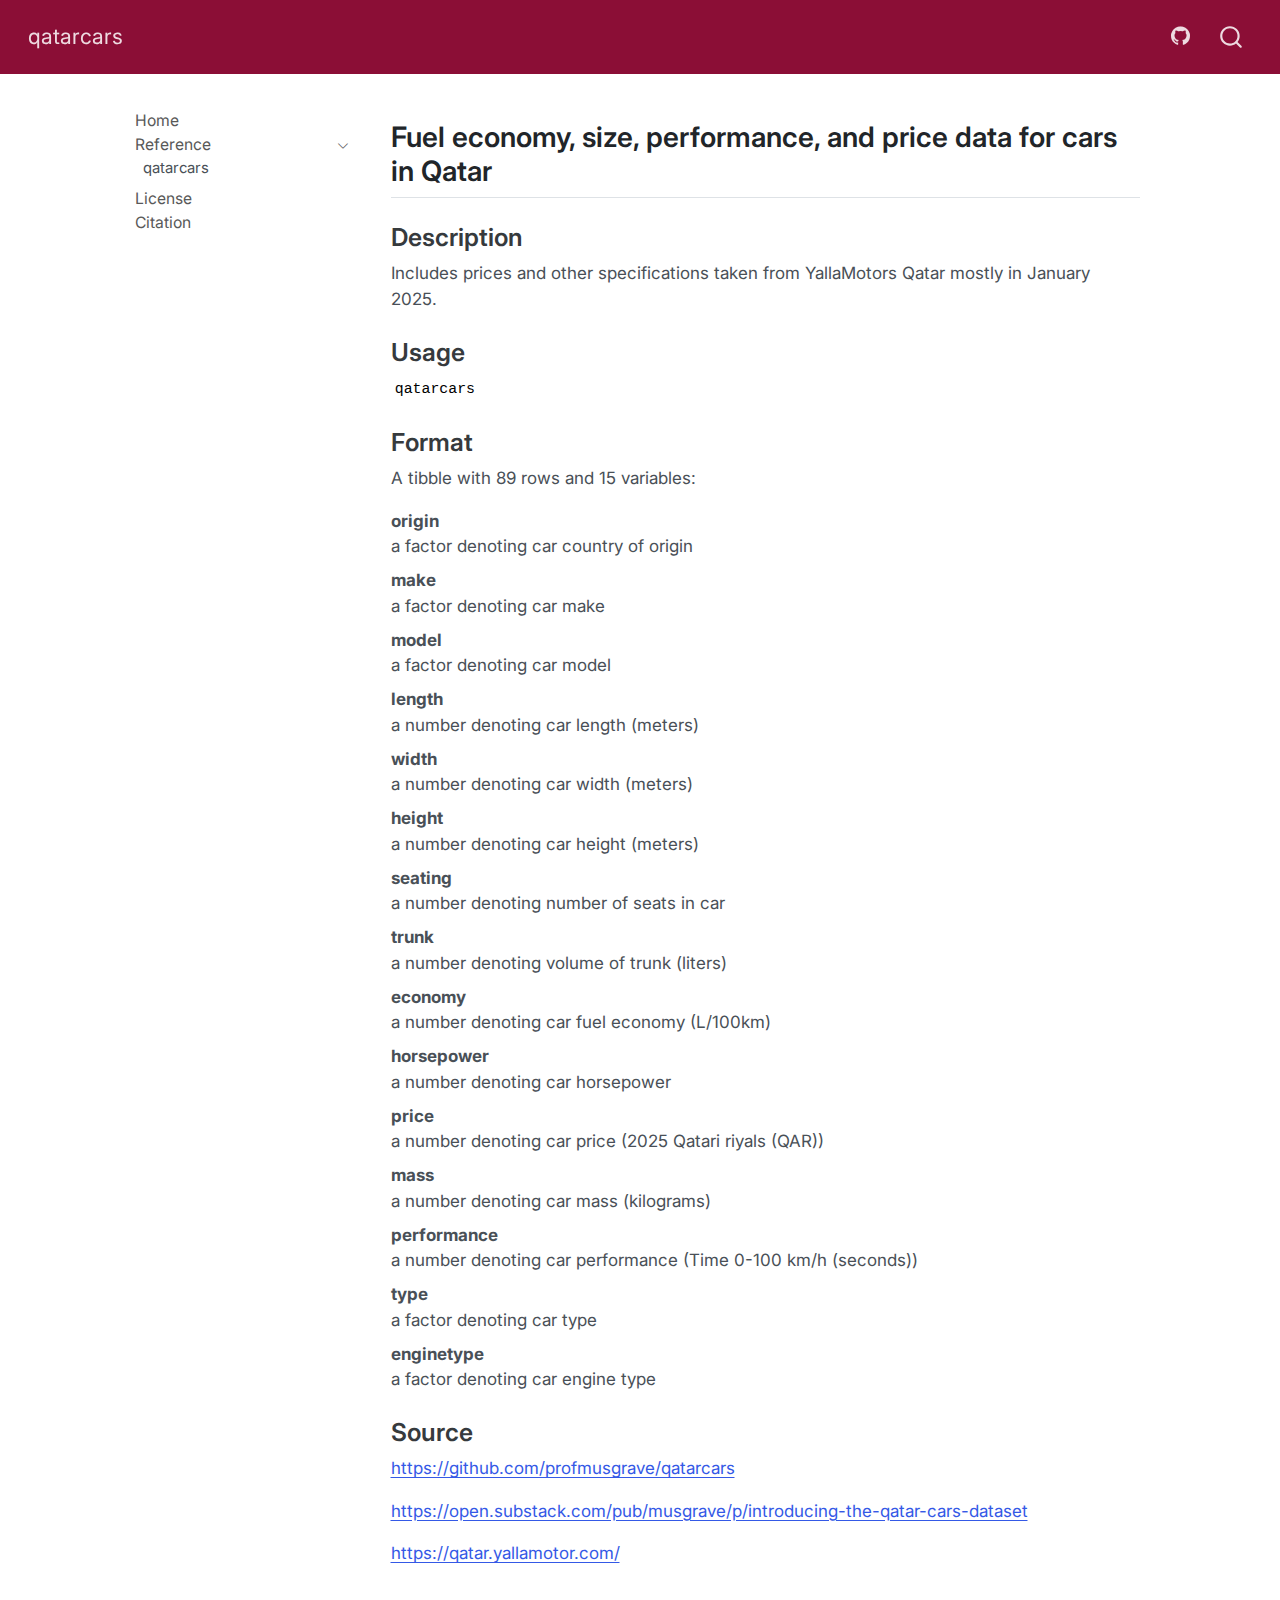
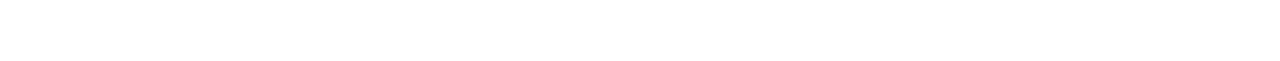
<file: docs/man/qatarcars.html>
<!DOCTYPE html>
<html xmlns="http://www.w3.org/1999/xhtml" lang="en" xml:lang="en"><head>

<meta charset="utf-8">
<meta name="generator" content="quarto-1.7.28">

<meta name="viewport" content="width=device-width, initial-scale=1.0, user-scalable=yes">


<title>qatarcars – qatarcars</title>
<style>
code{white-space: pre-wrap;}
span.smallcaps{font-variant: small-caps;}
div.columns{display: flex; gap: min(4vw, 1.5em);}
div.column{flex: auto; overflow-x: auto;}
div.hanging-indent{margin-left: 1.5em; text-indent: -1.5em;}
ul.task-list{list-style: none;}
ul.task-list li input[type="checkbox"] {
  width: 0.8em;
  margin: 0 0.8em 0.2em -1em; /* quarto-specific, see https://github.com/quarto-dev/quarto-cli/issues/4556 */ 
  vertical-align: middle;
}
</style>


<script src="../site_libs/quarto-nav/quarto-nav.js"></script>
<script src="../site_libs/clipboard/clipboard.min.js"></script>
<script src="../site_libs/quarto-search/autocomplete.umd.js"></script>
<script src="../site_libs/quarto-search/fuse.min.js"></script>
<script src="../site_libs/quarto-search/quarto-search.js"></script>
<meta name="quarto:offset" content="../">
<script src="../site_libs/quarto-html/quarto.js" type="module"></script>
<script src="../site_libs/quarto-html/tabsets/tabsets.js" type="module"></script>
<script src="../site_libs/quarto-html/popper.min.js"></script>
<script src="../site_libs/quarto-html/tippy.umd.min.js"></script>
<script src="../site_libs/quarto-html/anchor.min.js"></script>
<link href="../site_libs/quarto-html/tippy.css" rel="stylesheet">
<link href="../site_libs/quarto-html/quarto-syntax-highlighting-b719d3d4935f2b08311a76135e2bf442.css" rel="stylesheet" id="quarto-text-highlighting-styles">
<script src="../site_libs/bootstrap/bootstrap.min.js"></script>
<link href="../site_libs/bootstrap/bootstrap-icons.css" rel="stylesheet">
<link href="../site_libs/bootstrap/bootstrap-9fbd2cfcea25320a8572b8c1abbdfb66.min.css" rel="stylesheet" append-hash="true" id="quarto-bootstrap" data-mode="light">
<script id="quarto-search-options" type="application/json">{
  "location": "navbar",
  "copy-button": false,
  "collapse-after": 3,
  "panel-placement": "end",
  "type": "overlay",
  "limit": 50,
  "keyboard-shortcut": [
    "f",
    "/",
    "s"
  ],
  "show-item-context": false,
  "language": {
    "search-no-results-text": "No results",
    "search-matching-documents-text": "matching documents",
    "search-copy-link-title": "Copy link to search",
    "search-hide-matches-text": "Hide additional matches",
    "search-more-match-text": "more match in this document",
    "search-more-matches-text": "more matches in this document",
    "search-clear-button-title": "Clear",
    "search-text-placeholder": "",
    "search-detached-cancel-button-title": "Cancel",
    "search-submit-button-title": "Submit",
    "search-label": "Search"
  }
}</script>


</head>

<body class="nav-sidebar floating nav-fixed fullcontent quarto-light">

<div id="quarto-search-results"></div>
  <header id="quarto-header" class="headroom fixed-top">
    <nav class="navbar navbar-expand-lg " data-bs-theme="dark">
      <div class="navbar-container container-fluid">
      <div class="navbar-brand-container mx-auto">
    <a class="navbar-brand" href="../index.html">
    <span class="navbar-title">qatarcars</span>
    </a>
  </div>
            <div id="quarto-search" class="" title="Search"></div>
          <button class="navbar-toggler" type="button" data-bs-toggle="collapse" data-bs-target="#navbarCollapse" aria-controls="navbarCollapse" role="menu" aria-expanded="false" aria-label="Toggle navigation" onclick="if (window.quartoToggleHeadroom) { window.quartoToggleHeadroom(); }">
  <span class="navbar-toggler-icon"></span>
</button>
          <div class="collapse navbar-collapse" id="navbarCollapse">
            <ul class="navbar-nav navbar-nav-scroll ms-auto">
  <li class="nav-item compact">
    <a class="nav-link" href="https://github.com/andrewheiss/qatarcars"> <i class="bi bi-github" role="img" aria-label="qatarcars GitHub">
</i> 
<span class="menu-text"></span></a>
  </li>  
</ul>
          </div> <!-- /navcollapse -->
            <div class="quarto-navbar-tools">
</div>
      </div> <!-- /container-fluid -->
    </nav>
  <nav class="quarto-secondary-nav">
    <div class="container-fluid d-flex">
      <button type="button" class="quarto-btn-toggle btn" data-bs-toggle="collapse" role="button" data-bs-target=".quarto-sidebar-collapse-item" aria-controls="quarto-sidebar" aria-expanded="false" aria-label="Toggle sidebar navigation" onclick="if (window.quartoToggleHeadroom) { window.quartoToggleHeadroom(); }">
        <i class="bi bi-layout-text-sidebar-reverse"></i>
      </button>
        <a class="flex-grow-1 no-decor" role="navigation" data-bs-toggle="collapse" data-bs-target=".quarto-sidebar-collapse-item" aria-controls="quarto-sidebar" aria-expanded="false" aria-label="Toggle sidebar navigation" onclick="if (window.quartoToggleHeadroom) { window.quartoToggleHeadroom(); }">      
          <h1 class="quarto-secondary-nav-title"></h1>
        </a>     
    </div>
  </nav>
</header>
<!-- content -->
<div id="quarto-content" class="quarto-container page-columns page-rows-contents page-layout-article page-navbar">
<!-- sidebar -->
  <nav id="quarto-sidebar" class="sidebar collapse collapse-horizontal quarto-sidebar-collapse-item sidebar-navigation floating overflow-auto">
    <div class="sidebar-menu-container"> 
    <ul class="list-unstyled mt-1">
        <li class="sidebar-item">
  <div class="sidebar-item-container"> 
  <a href="../index.html" class="sidebar-item-text sidebar-link">
 <span class="menu-text">Home</span></a>
  </div>
</li>
        <li class="sidebar-item sidebar-item-section">
      <div class="sidebar-item-container"> 
            <a class="sidebar-item-text sidebar-link text-start" data-bs-toggle="collapse" data-bs-target="#quarto-sidebar-section-1" role="navigation" aria-expanded="true">
 <span class="menu-text">Reference</span></a>
          <a class="sidebar-item-toggle text-start" data-bs-toggle="collapse" data-bs-target="#quarto-sidebar-section-1" role="navigation" aria-expanded="true" aria-label="Toggle section">
            <i class="bi bi-chevron-right ms-2"></i>
          </a> 
      </div>
      <ul id="quarto-sidebar-section-1" class="collapse list-unstyled sidebar-section depth1 show">  
          <li class="sidebar-item">
  <div class="sidebar-item-container"> 
  <a href="../man/qatarcars.html" class="sidebar-item-text sidebar-link active">
 <span class="menu-text">qatarcars</span></a>
  </div>
</li>
      </ul>
  </li>
        <li class="sidebar-item">
  <div class="sidebar-item-container"> 
  <a href="../LICENSE.html" class="sidebar-item-text sidebar-link">
 <span class="menu-text">License</span></a>
  </div>
</li>
        <li class="sidebar-item">
  <div class="sidebar-item-container"> 
  <a href="../CITATION.html" class="sidebar-item-text sidebar-link">
 <span class="menu-text">Citation</span></a>
  </div>
</li>
    </ul>
    </div>
</nav>
<div id="quarto-sidebar-glass" class="quarto-sidebar-collapse-item" data-bs-toggle="collapse" data-bs-target=".quarto-sidebar-collapse-item"></div>
<!-- margin-sidebar -->
    
<!-- main -->
<main class="content" id="quarto-document-content"><header id="title-block-header" class="quarto-title-block"></header>




<section id="fuel-economy-size-performance-and-price-data-for-cars-in-qatar" class="level2 unnumbered">
<h2 class="unnumbered anchored" data-anchor-id="fuel-economy-size-performance-and-price-data-for-cars-in-qatar">Fuel economy, size, performance, and price data for cars in Qatar</h2>
<section id="description" class="level3">
<h3 class="anchored" data-anchor-id="description">Description</h3>
<p>Includes prices and other specifications taken from YallaMotors Qatar mostly in January 2025.</p>
</section>
<section id="usage" class="level3">
<h3 class="anchored" data-anchor-id="usage">Usage</h3>
<pre><code class="language-R">qatarcars
</code></pre>
</section>
<section id="format" class="level3">
<h3 class="anchored" data-anchor-id="format">Format</h3>
<p>A tibble with 89 rows and 15 variables:</p>
<dl>
<dt>
origin
</dt>
<dd>
a factor denoting car country of origin
</dd>
<dt>
make
</dt>
<dd>
a factor denoting car make
</dd>
<dt>
model
</dt>
<dd>
a factor denoting car model
</dd>
<dt>
length
</dt>
<dd>
a number denoting car length (meters)
</dd>
<dt>
width
</dt>
<dd>
a number denoting car width (meters)
</dd>
<dt>
height
</dt>
<dd>
a number denoting car height (meters)
</dd>
<dt>
seating
</dt>
<dd>
a number denoting number of seats in car
</dd>
<dt>
trunk
</dt>
<dd>
a number denoting volume of trunk (liters)
</dd>
<dt>
economy
</dt>
<dd>
a number denoting car fuel economy (L/100km)
</dd>
<dt>
horsepower
</dt>
<dd>
a number denoting car horsepower
</dd>
<dt>
price
</dt>
<dd>
a number denoting car price (2025 Qatari riyals (QAR))
</dd>
<dt>
mass
</dt>
<dd>
a number denoting car mass (kilograms)
</dd>
<dt>
performance
</dt>
<dd>
a number denoting car performance (Time 0-100 km/h (seconds))
</dd>
<dt>
type
</dt>
<dd>
a factor denoting car type
</dd>
<dt>
enginetype
</dt>
<dd>
a factor denoting car engine type
</dd>
</dl>
</section>
<section id="source" class="level3">
<h3 class="anchored" data-anchor-id="source">Source</h3>
<p><a href="https://github.com/profmusgrave/qatarcars">https://github.com/profmusgrave/qatarcars</a></p>
<p><a href="https://open.substack.com/pub/musgrave/p/introducing-the-qatar-cars-dataset">https://open.substack.com/pub/musgrave/p/introducing-the-qatar-cars-dataset</a></p>
<p><a href="https://qatar.yallamotor.com/">https://qatar.yallamotor.com/</a></p>


</section>
</section>

</main> <!-- /main -->
<script id="quarto-html-after-body" type="application/javascript">
  window.document.addEventListener("DOMContentLoaded", function (event) {
    const icon = "";
    const anchorJS = new window.AnchorJS();
    anchorJS.options = {
      placement: 'right',
      icon: icon
    };
    anchorJS.add('.anchored');
    const isCodeAnnotation = (el) => {
      for (const clz of el.classList) {
        if (clz.startsWith('code-annotation-')) {                     
          return true;
        }
      }
      return false;
    }
    const onCopySuccess = function(e) {
      // button target
      const button = e.trigger;
      // don't keep focus
      button.blur();
      // flash "checked"
      button.classList.add('code-copy-button-checked');
      var currentTitle = button.getAttribute("title");
      button.setAttribute("title", "Copied!");
      let tooltip;
      if (window.bootstrap) {
        button.setAttribute("data-bs-toggle", "tooltip");
        button.setAttribute("data-bs-placement", "left");
        button.setAttribute("data-bs-title", "Copied!");
        tooltip = new bootstrap.Tooltip(button, 
          { trigger: "manual", 
            customClass: "code-copy-button-tooltip",
            offset: [0, -8]});
        tooltip.show();    
      }
      setTimeout(function() {
        if (tooltip) {
          tooltip.hide();
          button.removeAttribute("data-bs-title");
          button.removeAttribute("data-bs-toggle");
          button.removeAttribute("data-bs-placement");
        }
        button.setAttribute("title", currentTitle);
        button.classList.remove('code-copy-button-checked');
      }, 1000);
      // clear code selection
      e.clearSelection();
    }
    const getTextToCopy = function(trigger) {
        const codeEl = trigger.previousElementSibling.cloneNode(true);
        for (const childEl of codeEl.children) {
          if (isCodeAnnotation(childEl)) {
            childEl.remove();
          }
        }
        return codeEl.innerText;
    }
    const clipboard = new window.ClipboardJS('.code-copy-button:not([data-in-quarto-modal])', {
      text: getTextToCopy
    });
    clipboard.on('success', onCopySuccess);
    if (window.document.getElementById('quarto-embedded-source-code-modal')) {
      const clipboardModal = new window.ClipboardJS('.code-copy-button[data-in-quarto-modal]', {
        text: getTextToCopy,
        container: window.document.getElementById('quarto-embedded-source-code-modal')
      });
      clipboardModal.on('success', onCopySuccess);
    }
      var localhostRegex = new RegExp(/^(?:http|https):\/\/localhost\:?[0-9]*\//);
      var mailtoRegex = new RegExp(/^mailto:/);
        var filterRegex = new RegExp('/' + window.location.host + '/');
      var isInternal = (href) => {
          return filterRegex.test(href) || localhostRegex.test(href) || mailtoRegex.test(href);
      }
      // Inspect non-navigation links and adorn them if external
     var links = window.document.querySelectorAll('a[href]:not(.nav-link):not(.navbar-brand):not(.toc-action):not(.sidebar-link):not(.sidebar-item-toggle):not(.pagination-link):not(.no-external):not([aria-hidden]):not(.dropdown-item):not(.quarto-navigation-tool):not(.about-link)');
      for (var i=0; i<links.length; i++) {
        const link = links[i];
        if (!isInternal(link.href)) {
          // undo the damage that might have been done by quarto-nav.js in the case of
          // links that we want to consider external
          if (link.dataset.originalHref !== undefined) {
            link.href = link.dataset.originalHref;
          }
        }
      }
    function tippyHover(el, contentFn, onTriggerFn, onUntriggerFn) {
      const config = {
        allowHTML: true,
        maxWidth: 500,
        delay: 100,
        arrow: false,
        appendTo: function(el) {
            return el.parentElement;
        },
        interactive: true,
        interactiveBorder: 10,
        theme: 'quarto',
        placement: 'bottom-start',
      };
      if (contentFn) {
        config.content = contentFn;
      }
      if (onTriggerFn) {
        config.onTrigger = onTriggerFn;
      }
      if (onUntriggerFn) {
        config.onUntrigger = onUntriggerFn;
      }
      window.tippy(el, config); 
    }
    const noterefs = window.document.querySelectorAll('a[role="doc-noteref"]');
    for (var i=0; i<noterefs.length; i++) {
      const ref = noterefs[i];
      tippyHover(ref, function() {
        // use id or data attribute instead here
        let href = ref.getAttribute('data-footnote-href') || ref.getAttribute('href');
        try { href = new URL(href).hash; } catch {}
        const id = href.replace(/^#\/?/, "");
        const note = window.document.getElementById(id);
        if (note) {
          return note.innerHTML;
        } else {
          return "";
        }
      });
    }
    const xrefs = window.document.querySelectorAll('a.quarto-xref');
    const processXRef = (id, note) => {
      // Strip column container classes
      const stripColumnClz = (el) => {
        el.classList.remove("page-full", "page-columns");
        if (el.children) {
          for (const child of el.children) {
            stripColumnClz(child);
          }
        }
      }
      stripColumnClz(note)
      if (id === null || id.startsWith('sec-')) {
        // Special case sections, only their first couple elements
        const container = document.createElement("div");
        if (note.children && note.children.length > 2) {
          container.appendChild(note.children[0].cloneNode(true));
          for (let i = 1; i < note.children.length; i++) {
            const child = note.children[i];
            if (child.tagName === "P" && child.innerText === "") {
              continue;
            } else {
              container.appendChild(child.cloneNode(true));
              break;
            }
          }
          if (window.Quarto?.typesetMath) {
            window.Quarto.typesetMath(container);
          }
          return container.innerHTML
        } else {
          if (window.Quarto?.typesetMath) {
            window.Quarto.typesetMath(note);
          }
          return note.innerHTML;
        }
      } else {
        // Remove any anchor links if they are present
        const anchorLink = note.querySelector('a.anchorjs-link');
        if (anchorLink) {
          anchorLink.remove();
        }
        if (window.Quarto?.typesetMath) {
          window.Quarto.typesetMath(note);
        }
        if (note.classList.contains("callout")) {
          return note.outerHTML;
        } else {
          return note.innerHTML;
        }
      }
    }
    for (var i=0; i<xrefs.length; i++) {
      const xref = xrefs[i];
      tippyHover(xref, undefined, function(instance) {
        instance.disable();
        let url = xref.getAttribute('href');
        let hash = undefined; 
        if (url.startsWith('#')) {
          hash = url;
        } else {
          try { hash = new URL(url).hash; } catch {}
        }
        if (hash) {
          const id = hash.replace(/^#\/?/, "");
          const note = window.document.getElementById(id);
          if (note !== null) {
            try {
              const html = processXRef(id, note.cloneNode(true));
              instance.setContent(html);
            } finally {
              instance.enable();
              instance.show();
            }
          } else {
            // See if we can fetch this
            fetch(url.split('#')[0])
            .then(res => res.text())
            .then(html => {
              const parser = new DOMParser();
              const htmlDoc = parser.parseFromString(html, "text/html");
              const note = htmlDoc.getElementById(id);
              if (note !== null) {
                const html = processXRef(id, note);
                instance.setContent(html);
              } 
            }).finally(() => {
              instance.enable();
              instance.show();
            });
          }
        } else {
          // See if we can fetch a full url (with no hash to target)
          // This is a special case and we should probably do some content thinning / targeting
          fetch(url)
          .then(res => res.text())
          .then(html => {
            const parser = new DOMParser();
            const htmlDoc = parser.parseFromString(html, "text/html");
            const note = htmlDoc.querySelector('main.content');
            if (note !== null) {
              // This should only happen for chapter cross references
              // (since there is no id in the URL)
              // remove the first header
              if (note.children.length > 0 && note.children[0].tagName === "HEADER") {
                note.children[0].remove();
              }
              const html = processXRef(null, note);
              instance.setContent(html);
            } 
          }).finally(() => {
            instance.enable();
            instance.show();
          });
        }
      }, function(instance) {
      });
    }
        let selectedAnnoteEl;
        const selectorForAnnotation = ( cell, annotation) => {
          let cellAttr = 'data-code-cell="' + cell + '"';
          let lineAttr = 'data-code-annotation="' +  annotation + '"';
          const selector = 'span[' + cellAttr + '][' + lineAttr + ']';
          return selector;
        }
        const selectCodeLines = (annoteEl) => {
          const doc = window.document;
          const targetCell = annoteEl.getAttribute("data-target-cell");
          const targetAnnotation = annoteEl.getAttribute("data-target-annotation");
          const annoteSpan = window.document.querySelector(selectorForAnnotation(targetCell, targetAnnotation));
          const lines = annoteSpan.getAttribute("data-code-lines").split(",");
          const lineIds = lines.map((line) => {
            return targetCell + "-" + line;
          })
          let top = null;
          let height = null;
          let parent = null;
          if (lineIds.length > 0) {
              //compute the position of the single el (top and bottom and make a div)
              const el = window.document.getElementById(lineIds[0]);
              top = el.offsetTop;
              height = el.offsetHeight;
              parent = el.parentElement.parentElement;
            if (lineIds.length > 1) {
              const lastEl = window.document.getElementById(lineIds[lineIds.length - 1]);
              const bottom = lastEl.offsetTop + lastEl.offsetHeight;
              height = bottom - top;
            }
            if (top !== null && height !== null && parent !== null) {
              // cook up a div (if necessary) and position it 
              let div = window.document.getElementById("code-annotation-line-highlight");
              if (div === null) {
                div = window.document.createElement("div");
                div.setAttribute("id", "code-annotation-line-highlight");
                div.style.position = 'absolute';
                parent.appendChild(div);
              }
              div.style.top = top - 2 + "px";
              div.style.height = height + 4 + "px";
              div.style.left = 0;
              let gutterDiv = window.document.getElementById("code-annotation-line-highlight-gutter");
              if (gutterDiv === null) {
                gutterDiv = window.document.createElement("div");
                gutterDiv.setAttribute("id", "code-annotation-line-highlight-gutter");
                gutterDiv.style.position = 'absolute';
                const codeCell = window.document.getElementById(targetCell);
                const gutter = codeCell.querySelector('.code-annotation-gutter');
                gutter.appendChild(gutterDiv);
              }
              gutterDiv.style.top = top - 2 + "px";
              gutterDiv.style.height = height + 4 + "px";
            }
            selectedAnnoteEl = annoteEl;
          }
        };
        const unselectCodeLines = () => {
          const elementsIds = ["code-annotation-line-highlight", "code-annotation-line-highlight-gutter"];
          elementsIds.forEach((elId) => {
            const div = window.document.getElementById(elId);
            if (div) {
              div.remove();
            }
          });
          selectedAnnoteEl = undefined;
        };
          // Handle positioning of the toggle
      window.addEventListener(
        "resize",
        throttle(() => {
          elRect = undefined;
          if (selectedAnnoteEl) {
            selectCodeLines(selectedAnnoteEl);
          }
        }, 10)
      );
      function throttle(fn, ms) {
      let throttle = false;
      let timer;
        return (...args) => {
          if(!throttle) { // first call gets through
              fn.apply(this, args);
              throttle = true;
          } else { // all the others get throttled
              if(timer) clearTimeout(timer); // cancel #2
              timer = setTimeout(() => {
                fn.apply(this, args);
                timer = throttle = false;
              }, ms);
          }
        };
      }
        // Attach click handler to the DT
        const annoteDls = window.document.querySelectorAll('dt[data-target-cell]');
        for (const annoteDlNode of annoteDls) {
          annoteDlNode.addEventListener('click', (event) => {
            const clickedEl = event.target;
            if (clickedEl !== selectedAnnoteEl) {
              unselectCodeLines();
              const activeEl = window.document.querySelector('dt[data-target-cell].code-annotation-active');
              if (activeEl) {
                activeEl.classList.remove('code-annotation-active');
              }
              selectCodeLines(clickedEl);
              clickedEl.classList.add('code-annotation-active');
            } else {
              // Unselect the line
              unselectCodeLines();
              clickedEl.classList.remove('code-annotation-active');
            }
          });
        }
    const findCites = (el) => {
      const parentEl = el.parentElement;
      if (parentEl) {
        const cites = parentEl.dataset.cites;
        if (cites) {
          return {
            el,
            cites: cites.split(' ')
          };
        } else {
          return findCites(el.parentElement)
        }
      } else {
        return undefined;
      }
    };
    var bibliorefs = window.document.querySelectorAll('a[role="doc-biblioref"]');
    for (var i=0; i<bibliorefs.length; i++) {
      const ref = bibliorefs[i];
      const citeInfo = findCites(ref);
      if (citeInfo) {
        tippyHover(citeInfo.el, function() {
          var popup = window.document.createElement('div');
          citeInfo.cites.forEach(function(cite) {
            var citeDiv = window.document.createElement('div');
            citeDiv.classList.add('hanging-indent');
            citeDiv.classList.add('csl-entry');
            var biblioDiv = window.document.getElementById('ref-' + cite);
            if (biblioDiv) {
              citeDiv.innerHTML = biblioDiv.innerHTML;
            }
            popup.appendChild(citeDiv);
          });
          return popup.innerHTML;
        });
      }
    }
  });
  </script>
</div> <!-- /content -->




</body></html>
</file>
<file: docs/site_libs/quarto-html/tippy.css>
.tippy-box[data-animation=fade][data-state=hidden]{opacity:0}[data-tippy-root]{max-width:calc(100vw - 10px)}.tippy-box{position:relative;background-color:#333;color:#fff;border-radius:4px;font-size:14px;line-height:1.4;white-space:normal;outline:0;transition-property:transform,visibility,opacity}.tippy-box[data-placement^=top]>.tippy-arrow{bottom:0}.tippy-box[data-placement^=top]>.tippy-arrow:before{bottom:-7px;left:0;border-width:8px 8px 0;border-top-color:initial;transform-origin:center top}.tippy-box[data-placement^=bottom]>.tippy-arrow{top:0}.tippy-box[data-placement^=bottom]>.tippy-arrow:before{top:-7px;left:0;border-width:0 8px 8px;border-bottom-color:initial;transform-origin:center bottom}.tippy-box[data-placement^=left]>.tippy-arrow{right:0}.tippy-box[data-placement^=left]>.tippy-arrow:before{border-width:8px 0 8px 8px;border-left-color:initial;right:-7px;transform-origin:center left}.tippy-box[data-placement^=right]>.tippy-arrow{left:0}.tippy-box[data-placement^=right]>.tippy-arrow:before{left:-7px;border-width:8px 8px 8px 0;border-right-color:initial;transform-origin:center right}.tippy-box[data-inertia][data-state=visible]{transition-timing-function:cubic-bezier(.54,1.5,.38,1.11)}.tippy-arrow{width:16px;height:16px;color:#333}.tippy-arrow:before{content:"";position:absolute;border-color:transparent;border-style:solid}.tippy-content{position:relative;padding:5px 9px;z-index:1}
</file>
<file: docs/site_libs/quarto-html/quarto-syntax-highlighting-b719d3d4935f2b08311a76135e2bf442.css>
/* quarto syntax highlight colors */
:root {
  --quarto-hl-ot-color: #003B4F;
  --quarto-hl-at-color: #657422;
  --quarto-hl-ss-color: #20794D;
  --quarto-hl-an-color: #5E5E5E;
  --quarto-hl-fu-color: #4758AB;
  --quarto-hl-st-color: #20794D;
  --quarto-hl-cf-color: #003B4F;
  --quarto-hl-op-color: #5E5E5E;
  --quarto-hl-er-color: #AD0000;
  --quarto-hl-bn-color: #AD0000;
  --quarto-hl-al-color: #AD0000;
  --quarto-hl-va-color: #111111;
  --quarto-hl-bu-color: inherit;
  --quarto-hl-ex-color: inherit;
  --quarto-hl-pp-color: #AD0000;
  --quarto-hl-in-color: #5E5E5E;
  --quarto-hl-vs-color: #20794D;
  --quarto-hl-wa-color: #5E5E5E;
  --quarto-hl-do-color: #5E5E5E;
  --quarto-hl-im-color: #00769E;
  --quarto-hl-ch-color: #20794D;
  --quarto-hl-dt-color: #AD0000;
  --quarto-hl-fl-color: #AD0000;
  --quarto-hl-co-color: #5E5E5E;
  --quarto-hl-cv-color: #5E5E5E;
  --quarto-hl-cn-color: #8f5902;
  --quarto-hl-sc-color: #5E5E5E;
  --quarto-hl-dv-color: #AD0000;
  --quarto-hl-kw-color: #003B4F;
}

/* other quarto variables */
:root {
  --quarto-font-monospace: SFMono-Regular, Menlo, Monaco, Consolas, "Liberation Mono", "Courier New", monospace;
}

/* syntax highlight based on Pandoc's rules */
pre > code.sourceCode > span {
  color: #003B4F;
}

code.sourceCode > span {
  color: #003B4F;
}

div.sourceCode,
div.sourceCode pre.sourceCode {
  color: #003B4F;
}

/* Normal */
code span {
  color: #003B4F;
}

/* Alert */
code span.al {
  color: #AD0000;
  font-style: inherit;
}

/* Annotation */
code span.an {
  color: #5E5E5E;
  font-style: inherit;
}

/* Attribute */
code span.at {
  color: #657422;
  font-style: inherit;
}

/* BaseN */
code span.bn {
  color: #AD0000;
  font-style: inherit;
}

/* BuiltIn */
code span.bu {
  font-style: inherit;
}

/* ControlFlow */
code span.cf {
  color: #003B4F;
  font-weight: bold;
  font-style: inherit;
}

/* Char */
code span.ch {
  color: #20794D;
  font-style: inherit;
}

/* Constant */
code span.cn {
  color: #8f5902;
  font-style: inherit;
}

/* Comment */
code span.co {
  color: #5E5E5E;
  font-style: inherit;
}

/* CommentVar */
code span.cv {
  color: #5E5E5E;
  font-style: italic;
}

/* Documentation */
code span.do {
  color: #5E5E5E;
  font-style: italic;
}

/* DataType */
code span.dt {
  color: #AD0000;
  font-style: inherit;
}

/* DecVal */
code span.dv {
  color: #AD0000;
  font-style: inherit;
}

/* Error */
code span.er {
  color: #AD0000;
  font-style: inherit;
}

/* Extension */
code span.ex {
  font-style: inherit;
}

/* Float */
code span.fl {
  color: #AD0000;
  font-style: inherit;
}

/* Function */
code span.fu {
  color: #4758AB;
  font-style: inherit;
}

/* Import */
code span.im {
  color: #00769E;
  font-style: inherit;
}

/* Information */
code span.in {
  color: #5E5E5E;
  font-style: inherit;
}

/* Keyword */
code span.kw {
  color: #003B4F;
  font-weight: bold;
  font-style: inherit;
}

/* Operator */
code span.op {
  color: #5E5E5E;
  font-style: inherit;
}

/* Other */
code span.ot {
  color: #003B4F;
  font-style: inherit;
}

/* Preprocessor */
code span.pp {
  color: #AD0000;
  font-style: inherit;
}

/* SpecialChar */
code span.sc {
  color: #5E5E5E;
  font-style: inherit;
}

/* SpecialString */
code span.ss {
  color: #20794D;
  font-style: inherit;
}

/* String */
code span.st {
  color: #20794D;
  font-style: inherit;
}

/* Variable */
code span.va {
  color: #111111;
  font-style: inherit;
}

/* VerbatimString */
code span.vs {
  color: #20794D;
  font-style: inherit;
}

/* Warning */
code span.wa {
  color: #5E5E5E;
  font-style: italic;
}

.prevent-inlining {
  content: "</";
}

/*# sourceMappingURL=140c595fe8c061389dc70b4cc739786f.css.map */
</file>
